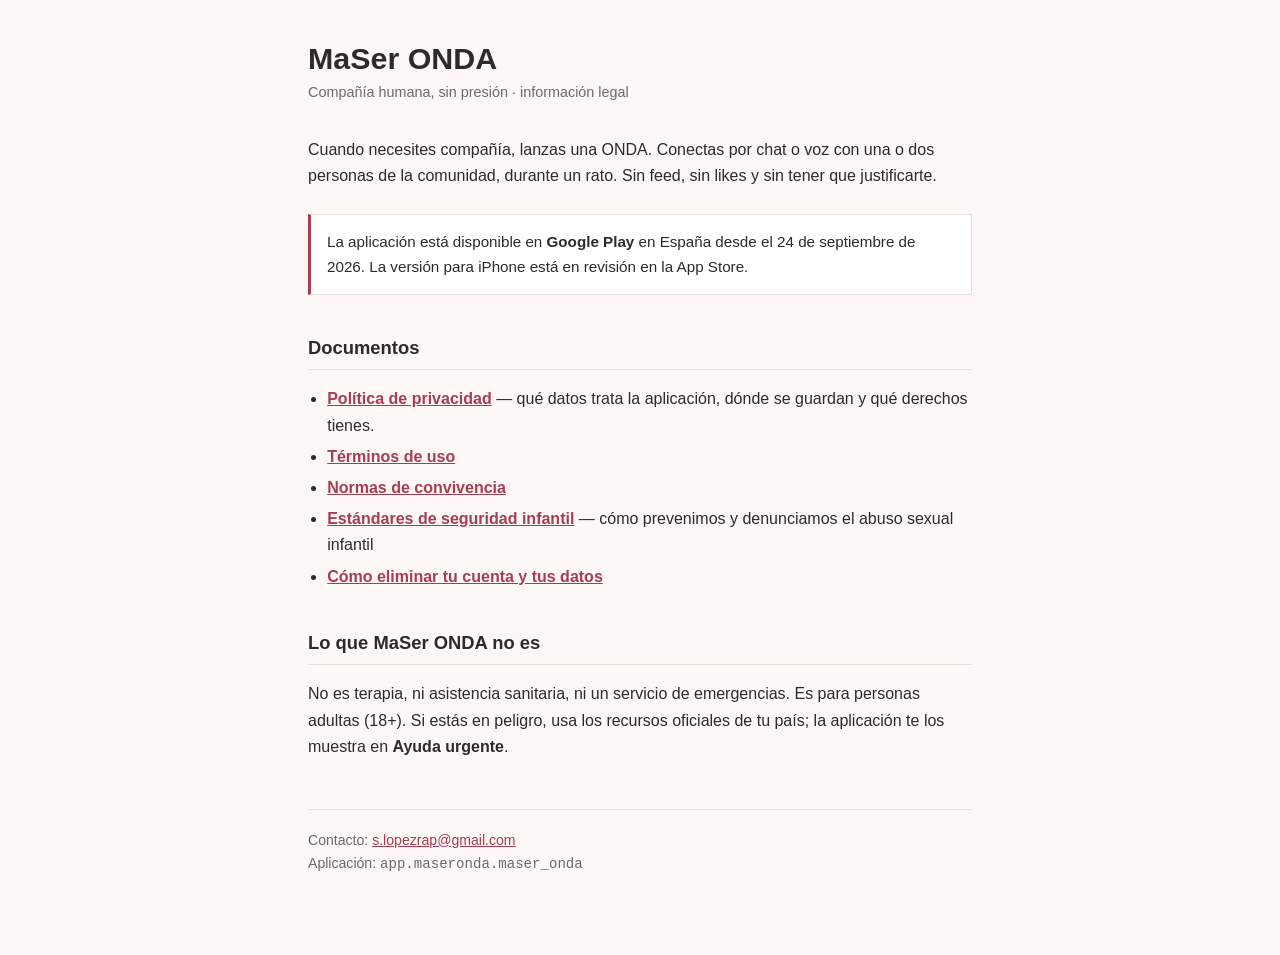
<file: index.html>
<!doctype html>
<html lang="es"><head><meta charset="utf-8">
<meta name="viewport" content="width=device-width,initial-scale=1">
<title>MaSer ONDA — información legal</title><link rel="stylesheet" href="_estilo.css"></head>
<body><main>
<h1>MaSer ONDA</h1>
<p class="meta">Compañía humana, sin presión · información legal</p>

<p>Cuando necesites compañía, lanzas una ONDA. Conectas por chat o voz con una o dos personas de la
comunidad, durante un rato. Sin feed, sin likes y sin tener que justificarte.</p>

<div class="aviso">
La aplicación está disponible en <strong>Google Play</strong> en España desde el 24 de septiembre de
2026. La versión para iPhone está en revisión en la App Store.
</div>

<h2>Documentos</h2>
<ul>
<li><a href="privacidad.html"><strong>Política de privacidad</strong></a> — qué datos trata la
aplicación, dónde se guardan y qué derechos tienes.</li>
<li><a href="terminos.html"><strong>Términos de uso</strong></a></li>
<li><a href="normas.html"><strong>Normas de convivencia</strong></a></li>
<li><a href="seguridad-infantil.html"><strong>Estándares de seguridad infantil</strong></a> — cómo prevenimos y denunciamos el abuso sexual infantil</li>
<li><a href="eliminar-cuenta.html"><strong>Cómo eliminar tu cuenta y tus datos</strong></a></li>
</ul>

<h2>Lo que MaSer ONDA no es</h2>
<p>No es terapia, ni asistencia sanitaria, ni un servicio de emergencias. Es para personas adultas
(18+). Si estás en peligro, usa los recursos oficiales de tu país; la aplicación te los muestra en
<strong>Ayuda urgente</strong>.</p>

<footer>Contacto: <a href="mailto:s.lopezrap@gmail.com">s.lopezrap@gmail.com</a><br>
Aplicación: <code>app.maseronda.maser_onda</code></footer>
</main></body></html>
</file>
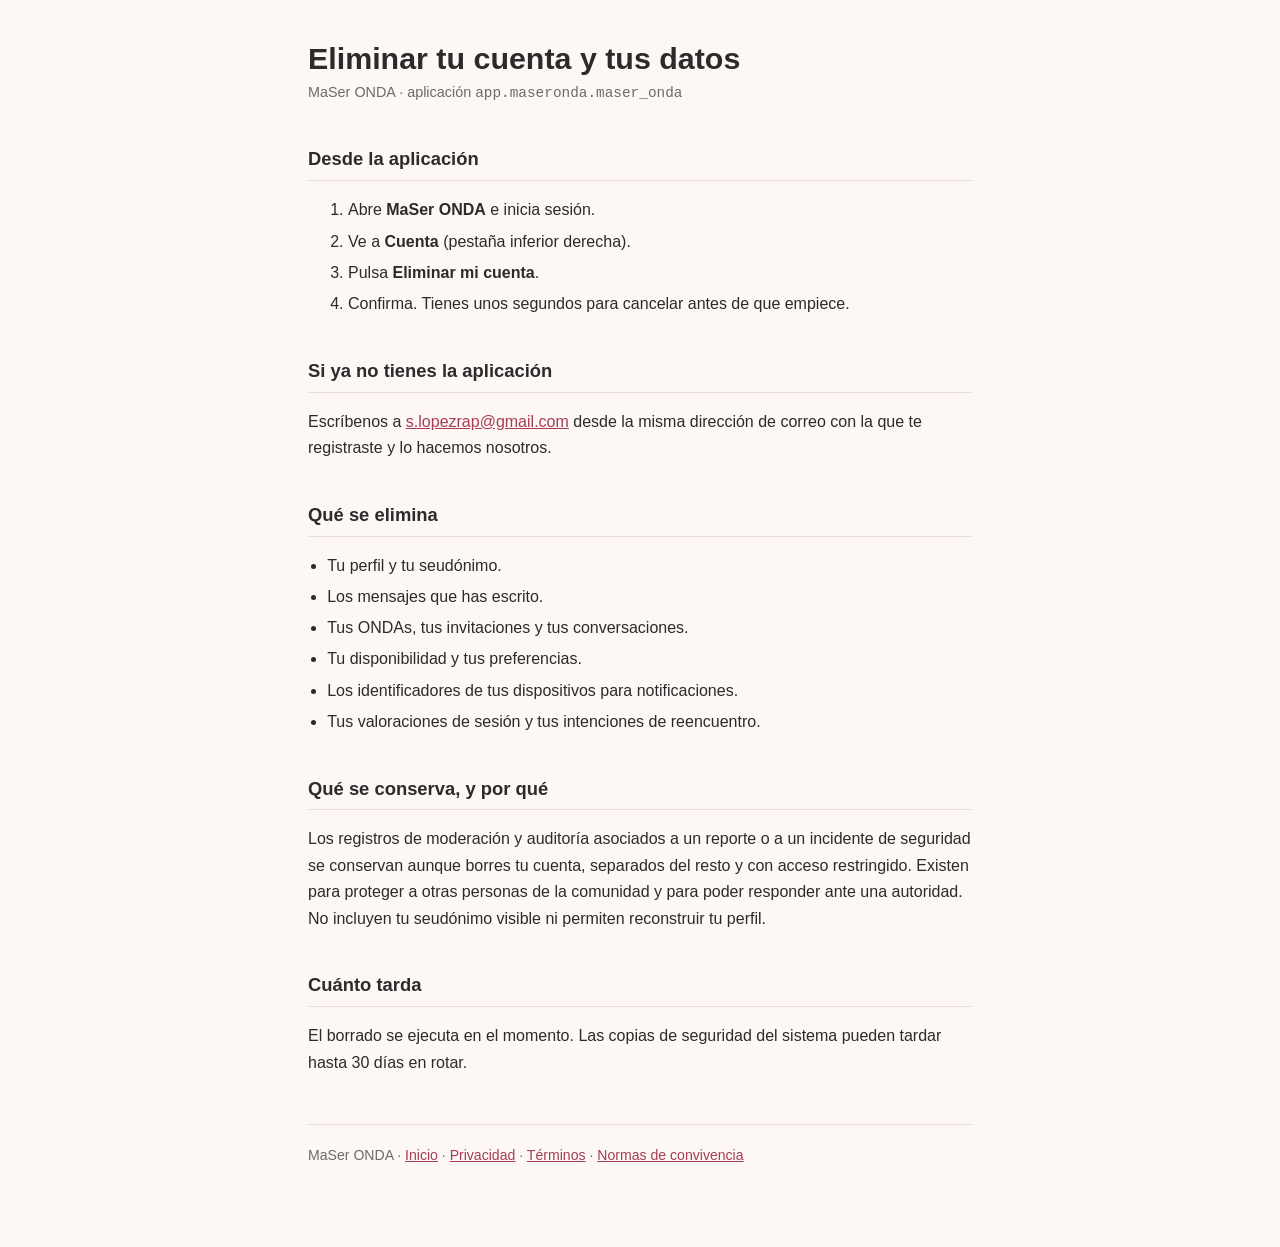
<file: eliminar-cuenta.html>
<!doctype html>
<html lang="es"><head><meta charset="utf-8">
<meta name="viewport" content="width=device-width,initial-scale=1">
<title>Eliminar tu cuenta — MaSer ONDA</title><link rel="stylesheet" href="_estilo.css"></head>
<body><main>
<h1>Eliminar tu cuenta y tus datos</h1>
<p class="meta">MaSer ONDA · aplicación <code>app.maseronda.maser_onda</code></p>

<h2>Desde la aplicación</h2>
<ol>
<li>Abre <strong>MaSer ONDA</strong> e inicia sesión.</li>
<li>Ve a <strong>Cuenta</strong> (pestaña inferior derecha).</li>
<li>Pulsa <strong>Eliminar mi cuenta</strong>.</li>
<li>Confirma. Tienes unos segundos para cancelar antes de que empiece.</li>
</ol>

<h2>Si ya no tienes la aplicación</h2>
<p>Escríbenos a <a href="mailto:s.lopezrap@gmail.com">s.lopezrap@gmail.com</a> desde la misma
dirección de correo con la que te registraste y lo hacemos nosotros.</p>

<h2>Qué se elimina</h2>
<ul>
<li>Tu perfil y tu seudónimo.</li>
<li>Los mensajes que has escrito.</li>
<li>Tus ONDAs, tus invitaciones y tus conversaciones.</li>
<li>Tu disponibilidad y tus preferencias.</li>
<li>Los identificadores de tus dispositivos para notificaciones.</li>
<li>Tus valoraciones de sesión y tus intenciones de reencuentro.</li>
</ul>

<h2>Qué se conserva, y por qué</h2>
<p>Los registros de moderación y auditoría asociados a un reporte o a un incidente de seguridad se
conservan aunque borres tu cuenta, separados del resto y con acceso restringido. Existen para
proteger a otras personas de la comunidad y para poder responder ante una autoridad. No incluyen tu
seudónimo visible ni permiten reconstruir tu perfil.</p>

<h2>Cuánto tarda</h2>
<p>El borrado se ejecuta en el momento. Las copias de seguridad del sistema pueden tardar hasta
30 días en rotar.</p>

<footer>MaSer ONDA · <a href="index.html">Inicio</a> ·
<a href="privacidad.html">Privacidad</a> · <a href="terminos.html">Términos</a> ·
<a href="normas.html">Normas de convivencia</a></footer>
</main></body></html>
</file>
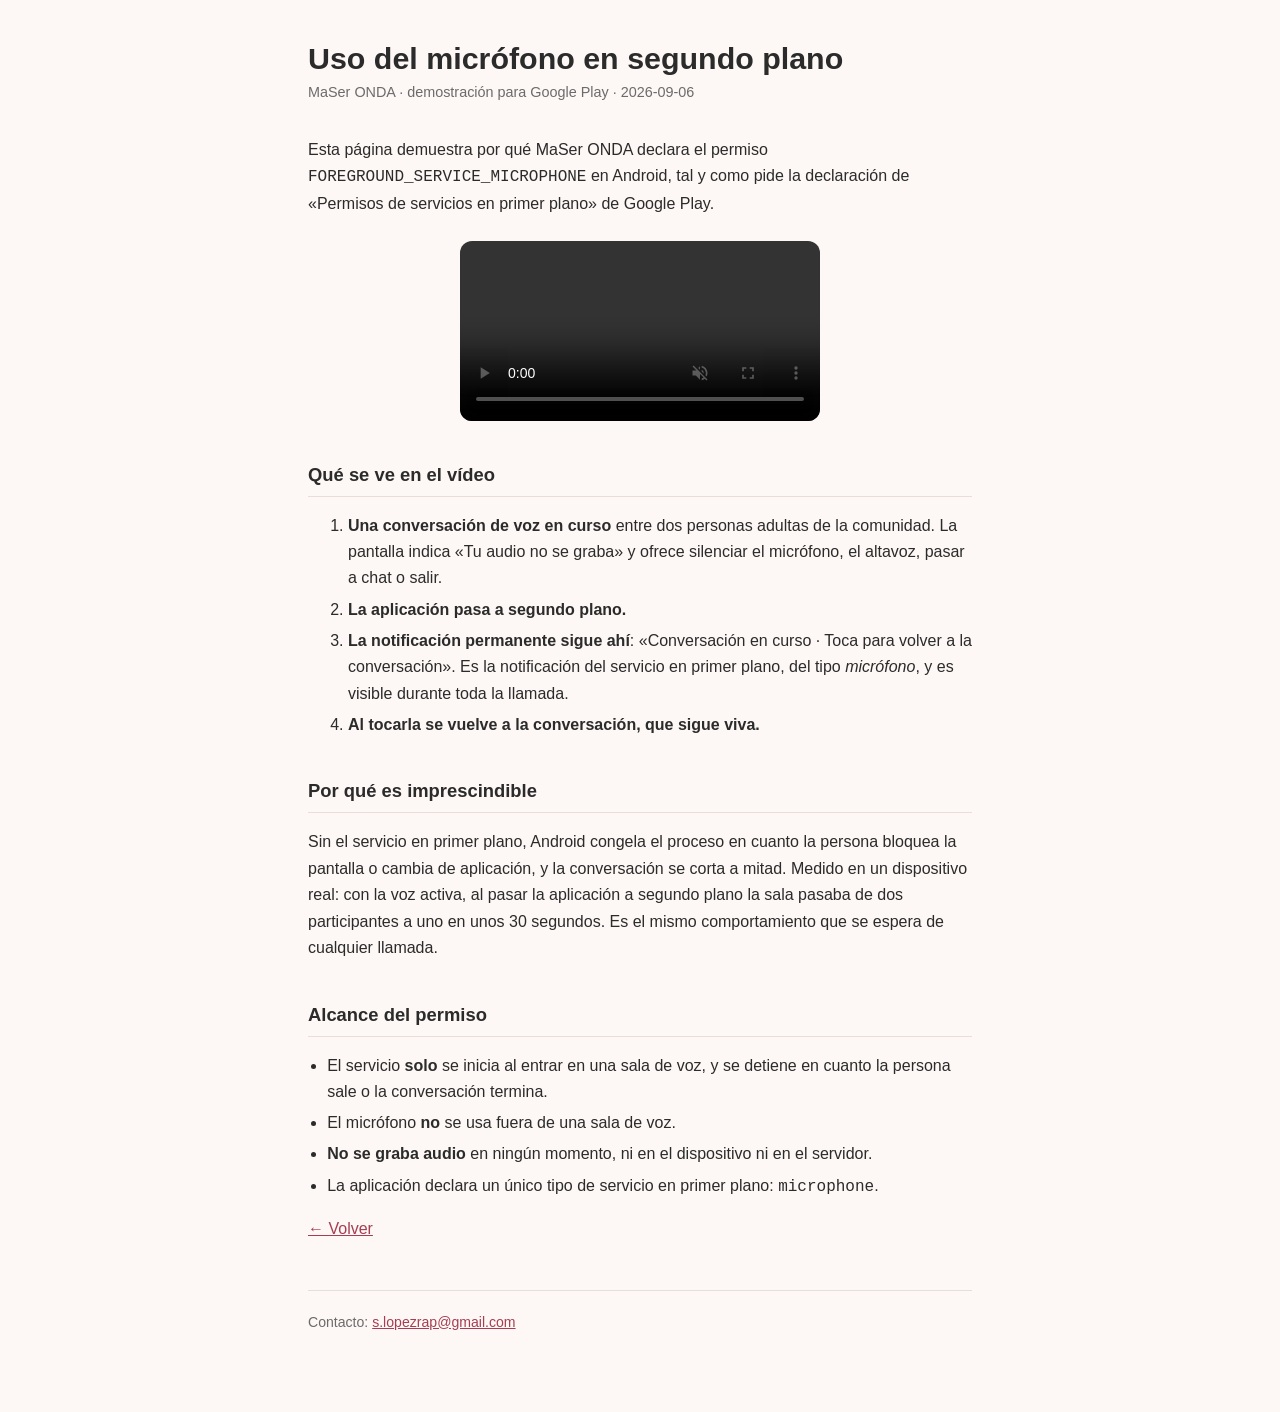
<file: micro-en-segundo-plano.html>
<!doctype html>
<html lang="es"><head><meta charset="utf-8">
<meta name="viewport" content="width=device-width,initial-scale=1">
<title>Uso del micrófono en segundo plano — MaSer ONDA</title><link rel="stylesheet" href="_estilo.css"></head>
<body><main>
<h1>Uso del micrófono en segundo plano</h1>
<p class="meta">MaSer ONDA · demostración para Google Play · 2026-09-06</p>

<p>Esta página demuestra por qué MaSer ONDA declara el permiso
<code>FOREGROUND_SERVICE_MICROPHONE</code> en Android, tal y como pide la declaración de
«Permisos de servicios en primer plano» de Google Play.</p>

<video src="micro-en-segundo-plano.mp4" controls playsinline muted
       style="width:100%;max-width:360px;display:block;margin:1.5rem auto;border-radius:12px"></video>

<h2>Qué se ve en el vídeo</h2>
<ol>
<li><strong>Una conversación de voz en curso</strong> entre dos personas adultas de la comunidad.
La pantalla indica «Tu audio no se graba» y ofrece silenciar el micrófono, el altavoz, pasar a
chat o salir.</li>
<li><strong>La aplicación pasa a segundo plano.</strong></li>
<li><strong>La notificación permanente sigue ahí</strong>: «Conversación en curso · Toca para
volver a la conversación». Es la notificación del servicio en primer plano, del tipo
<em>micrófono</em>, y es visible durante toda la llamada.</li>
<li><strong>Al tocarla se vuelve a la conversación, que sigue viva.</strong></li>
</ol>

<h2>Por qué es imprescindible</h2>
<p>Sin el servicio en primer plano, Android congela el proceso en cuanto la persona bloquea la
pantalla o cambia de aplicación, y la conversación se corta a mitad. Medido en un dispositivo
real: con la voz activa, al pasar la aplicación a segundo plano la sala pasaba de dos
participantes a uno en unos 30 segundos. Es el mismo comportamiento que se espera de cualquier
llamada.</p>

<h2>Alcance del permiso</h2>
<ul>
<li>El servicio <strong>solo</strong> se inicia al entrar en una sala de voz, y se detiene en
cuanto la persona sale o la conversación termina.</li>
<li>El micrófono <strong>no</strong> se usa fuera de una sala de voz.</li>
<li><strong>No se graba audio</strong> en ningún momento, ni en el dispositivo ni en el servidor.</li>
<li>La aplicación declara un único tipo de servicio en primer plano: <code>microphone</code>.</li>
</ul>

<p><a href="index.html">← Volver</a></p>
<footer>Contacto: <a href="mailto:s.lopezrap@gmail.com">s.lopezrap@gmail.com</a></footer>
</main></body></html>
</file>
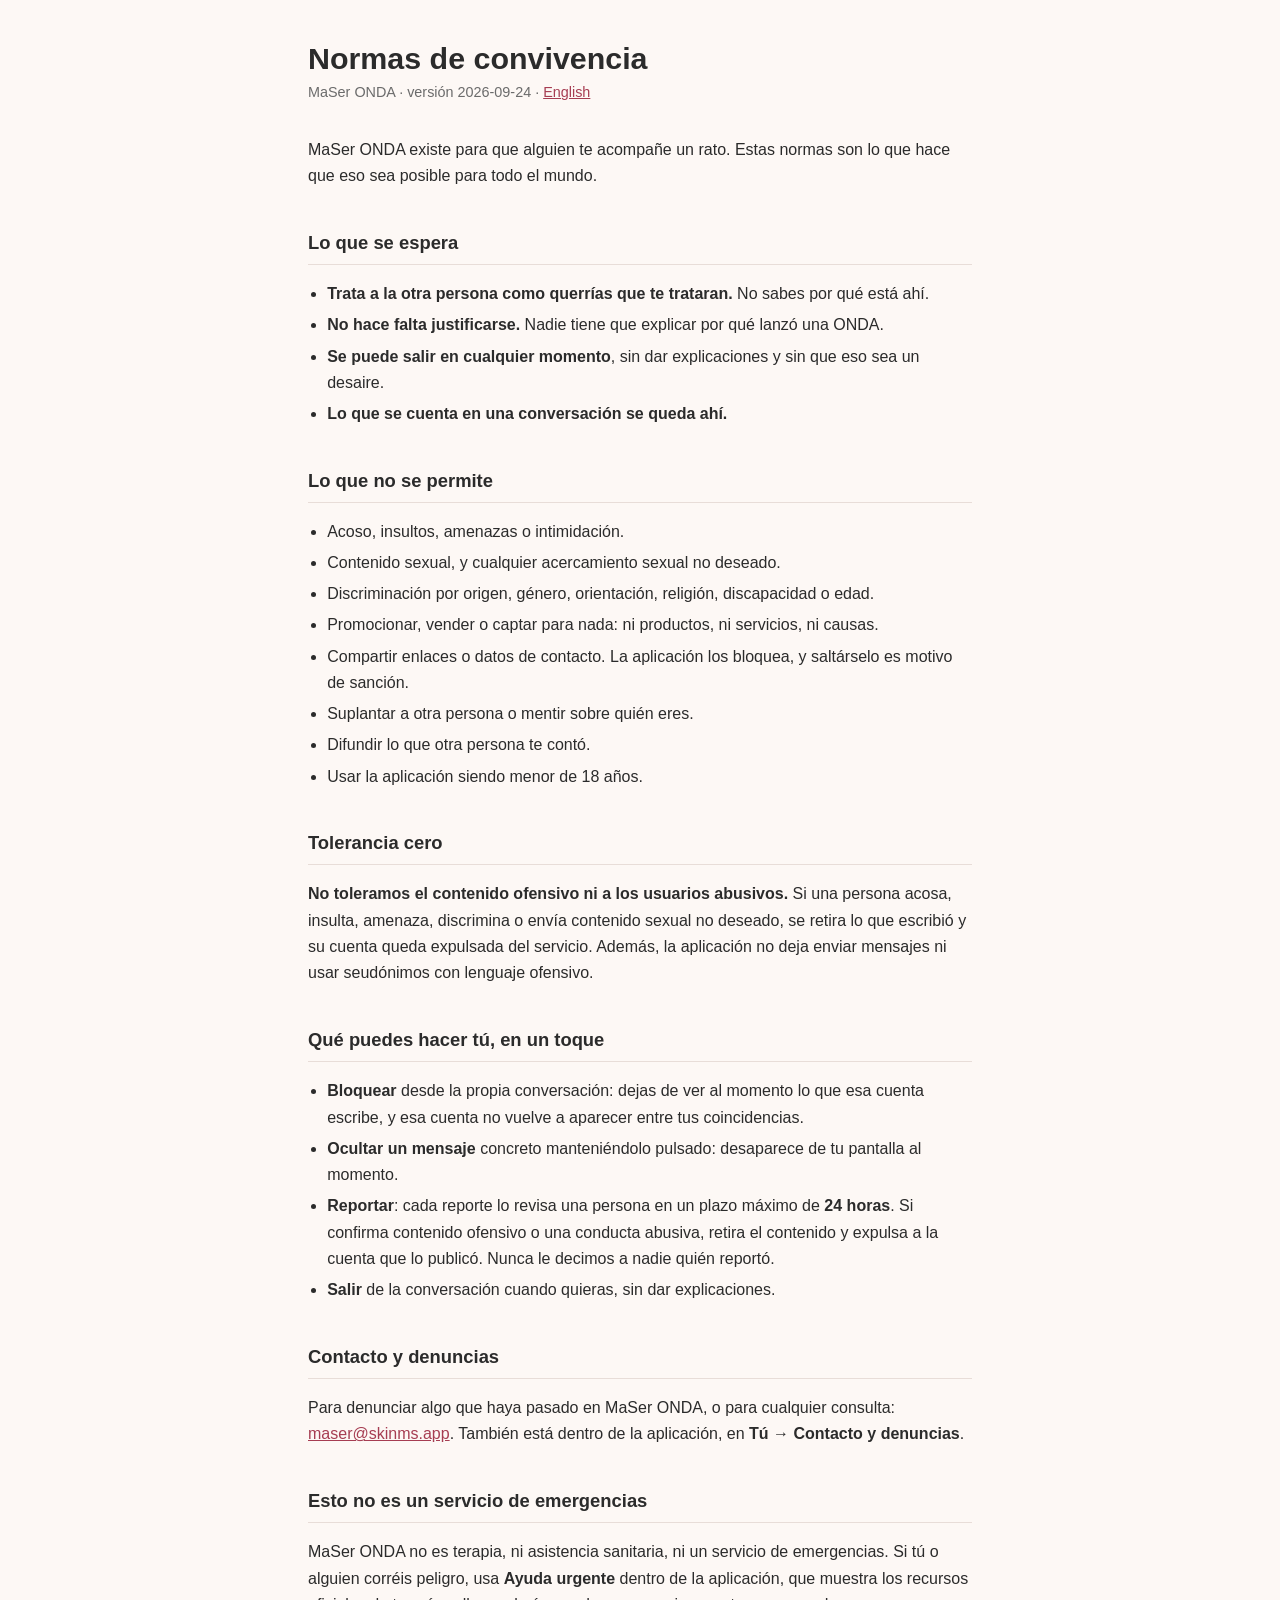
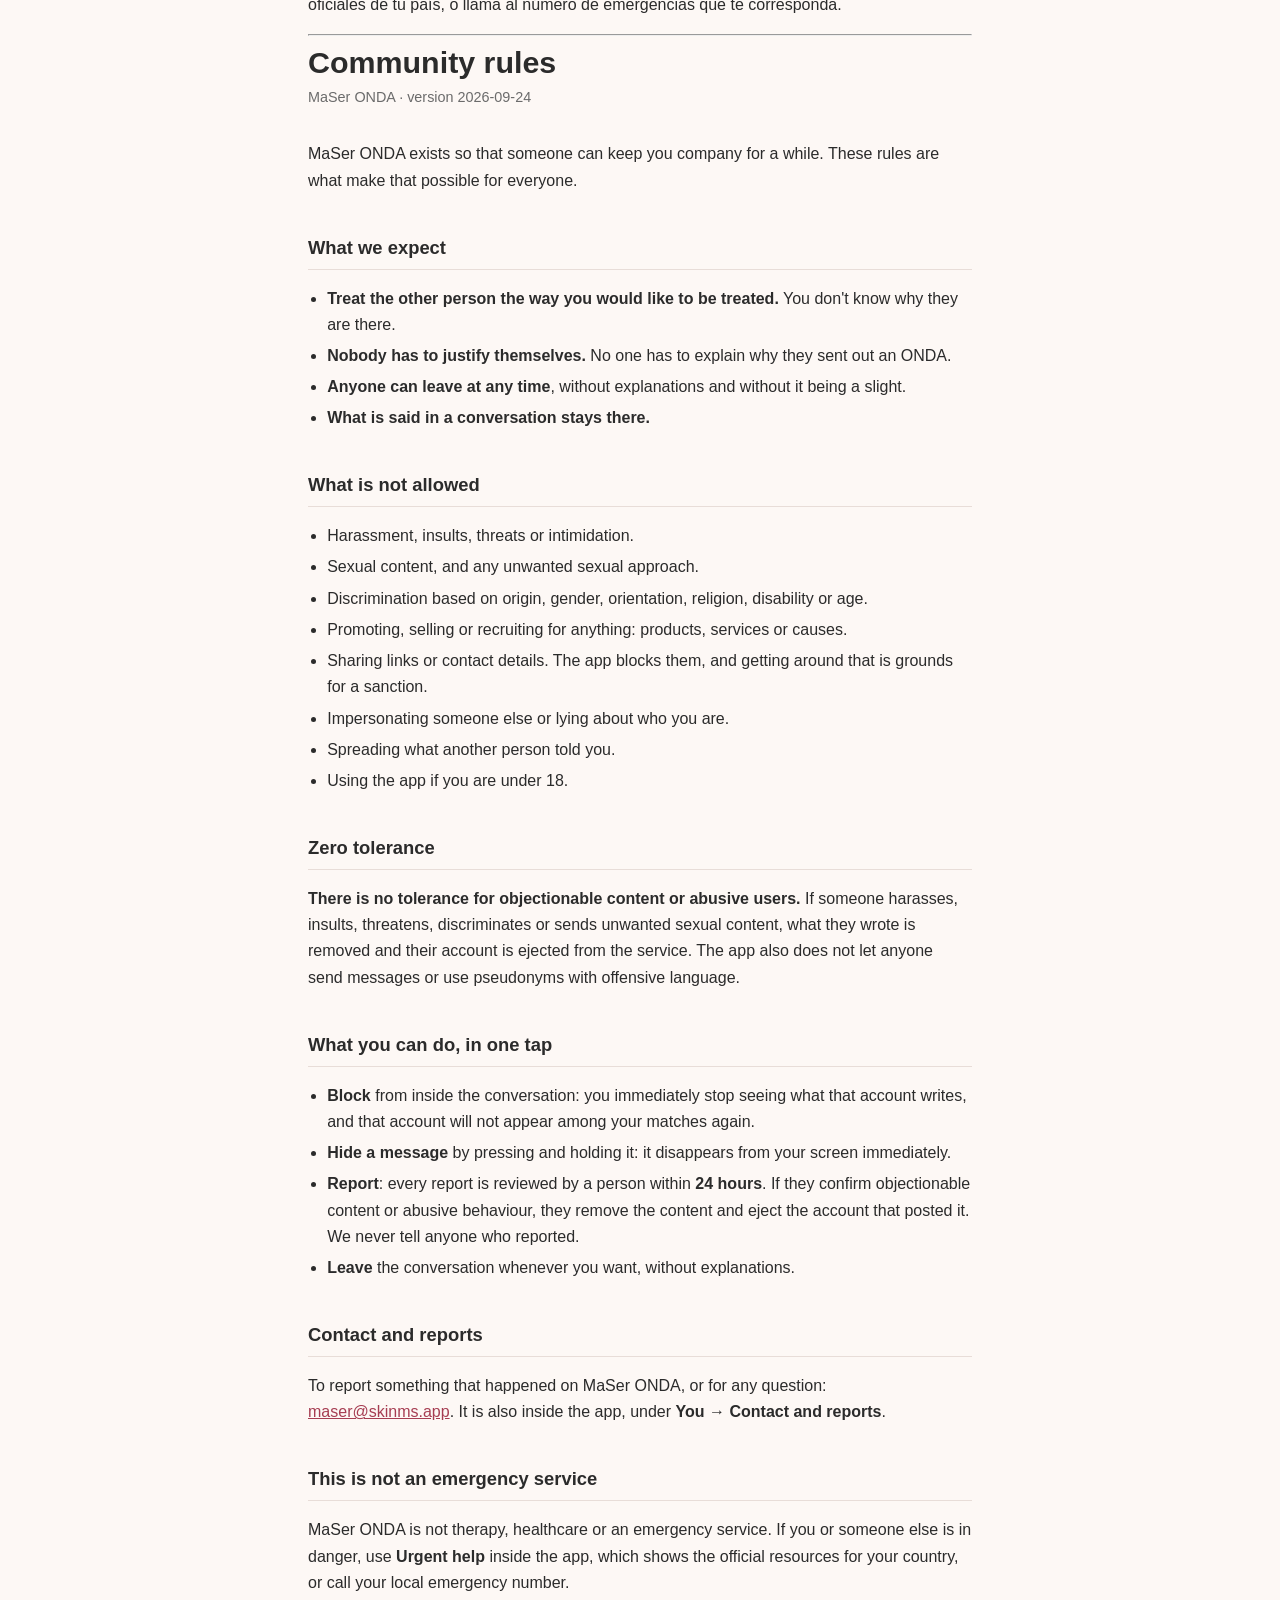
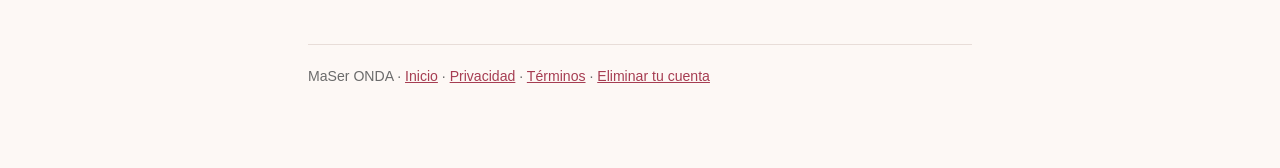
<file: normas.html>
<!doctype html>
<html lang="es"><head><meta charset="utf-8">
<meta name="viewport" content="width=device-width,initial-scale=1">
<title>Normas de convivencia — MaSer ONDA</title><link rel="stylesheet" href="_estilo.css"></head>
<body><main>
<h1>Normas de convivencia</h1>
<p class="meta">MaSer ONDA · versión 2026-09-24 · <a href="#en">English</a></p>

<p>MaSer ONDA existe para que alguien te acompañe un rato. Estas normas son lo que hace que eso sea
posible para todo el mundo.</p>

<h2>Lo que se espera</h2>
<ul>
<li><strong>Trata a la otra persona como querrías que te trataran.</strong> No sabes por qué está
ahí.</li>
<li><strong>No hace falta justificarse.</strong> Nadie tiene que explicar por qué lanzó una ONDA.</li>
<li><strong>Se puede salir en cualquier momento</strong>, sin dar explicaciones y sin que eso sea un
desaire.</li>
<li><strong>Lo que se cuenta en una conversación se queda ahí.</strong></li>
</ul>

<h2>Lo que no se permite</h2>
<ul>
<li>Acoso, insultos, amenazas o intimidación.</li>
<li>Contenido sexual, y cualquier acercamiento sexual no deseado.</li>
<li>Discriminación por origen, género, orientación, religión, discapacidad o edad.</li>
<li>Promocionar, vender o captar para nada: ni productos, ni servicios, ni causas.</li>
<li>Compartir enlaces o datos de contacto. La aplicación los bloquea, y saltárselo es motivo de
sanción.</li>
<li>Suplantar a otra persona o mentir sobre quién eres.</li>
<li>Difundir lo que otra persona te contó.</li>
<li>Usar la aplicación siendo menor de 18 años.</li>
</ul>

<h2>Tolerancia cero</h2>
<p><strong>No toleramos el contenido ofensivo ni a los usuarios abusivos.</strong> Si una persona
acosa, insulta, amenaza, discrimina o envía contenido sexual no deseado, se retira lo que escribió y
su cuenta queda expulsada del servicio. Además, la aplicación no deja enviar mensajes ni usar
seudónimos con lenguaje ofensivo.</p>

<h2>Qué puedes hacer tú, en un toque</h2>
<ul>
<li><strong>Bloquear</strong> desde la propia conversación: dejas de ver al momento lo que esa cuenta
escribe, y esa cuenta no vuelve a aparecer entre tus coincidencias.</li>
<li><strong>Ocultar un mensaje</strong> concreto manteniéndolo pulsado: desaparece de tu pantalla al
momento.</li>
<li><strong>Reportar</strong>: cada reporte lo revisa una persona en un plazo máximo de
<strong>24 horas</strong>. Si confirma contenido ofensivo o una conducta abusiva, retira el contenido y
expulsa a la cuenta que lo publicó. Nunca le decimos a nadie quién reportó.</li>
<li><strong>Salir</strong> de la conversación cuando quieras, sin dar explicaciones.</li>
</ul>

<h2>Contacto y denuncias</h2>
<p>Para denunciar algo que haya pasado en MaSer ONDA, o para cualquier consulta:
<a href="mailto:maser@skinms.app">maser@skinms.app</a>. También está dentro de la aplicación, en
<strong>Tú → Contacto y denuncias</strong>.</p>

<h2>Esto no es un servicio de emergencias</h2>
<p>MaSer ONDA no es terapia, ni asistencia sanitaria, ni un servicio de emergencias. Si tú o alguien
corréis peligro, usa <strong>Ayuda urgente</strong> dentro de la aplicación, que muestra los recursos
oficiales de tu país, o llama al número de emergencias que te corresponda.</p>

<hr>

<section id="en" lang="en">
<h1>Community rules</h1>
<p class="meta">MaSer ONDA · version 2026-09-24</p>

<p>MaSer ONDA exists so that someone can keep you company for a while. These rules are what make
that possible for everyone.</p>

<h2>What we expect</h2>
<ul>
<li><strong>Treat the other person the way you would like to be treated.</strong> You don't know why
they are there.</li>
<li><strong>Nobody has to justify themselves.</strong> No one has to explain why they sent out an
ONDA.</li>
<li><strong>Anyone can leave at any time</strong>, without explanations and without it being a
slight.</li>
<li><strong>What is said in a conversation stays there.</strong></li>
</ul>

<h2>What is not allowed</h2>
<ul>
<li>Harassment, insults, threats or intimidation.</li>
<li>Sexual content, and any unwanted sexual approach.</li>
<li>Discrimination based on origin, gender, orientation, religion, disability or age.</li>
<li>Promoting, selling or recruiting for anything: products, services or causes.</li>
<li>Sharing links or contact details. The app blocks them, and getting around that is grounds for a
sanction.</li>
<li>Impersonating someone else or lying about who you are.</li>
<li>Spreading what another person told you.</li>
<li>Using the app if you are under 18.</li>
</ul>

<h2>Zero tolerance</h2>
<p><strong>There is no tolerance for objectionable content or abusive users.</strong> If someone
harasses, insults, threatens, discriminates or sends unwanted sexual content, what they wrote is
removed and their account is ejected from the service. The app also does not let anyone send
messages or use pseudonyms with offensive language.</p>

<h2>What you can do, in one tap</h2>
<ul>
<li><strong>Block</strong> from inside the conversation: you immediately stop seeing what that account
writes, and that account will not appear among your matches again.</li>
<li><strong>Hide a message</strong> by pressing and holding it: it disappears from your screen
immediately.</li>
<li><strong>Report</strong>: every report is reviewed by a person within <strong>24 hours</strong>. If
they confirm objectionable content or abusive behaviour, they remove the content and eject the
account that posted it. We never tell anyone who reported.</li>
<li><strong>Leave</strong> the conversation whenever you want, without explanations.</li>
</ul>

<h2>Contact and reports</h2>
<p>To report something that happened on MaSer ONDA, or for any question:
<a href="mailto:maser@skinms.app">maser@skinms.app</a>. It is also inside the app, under
<strong>You → Contact and reports</strong>.</p>

<h2>This is not an emergency service</h2>
<p>MaSer ONDA is not therapy, healthcare or an emergency service. If you or someone else is in
danger, use <strong>Urgent help</strong> inside the app, which shows the official resources for your
country, or call your local emergency number.</p>
</section>

<footer>MaSer ONDA · <a href="index.html">Inicio</a> ·
<a href="privacidad.html">Privacidad</a> · <a href="terminos.html">Términos</a> ·
<a href="eliminar-cuenta.html">Eliminar tu cuenta</a></footer>
</main></body></html>
</file>
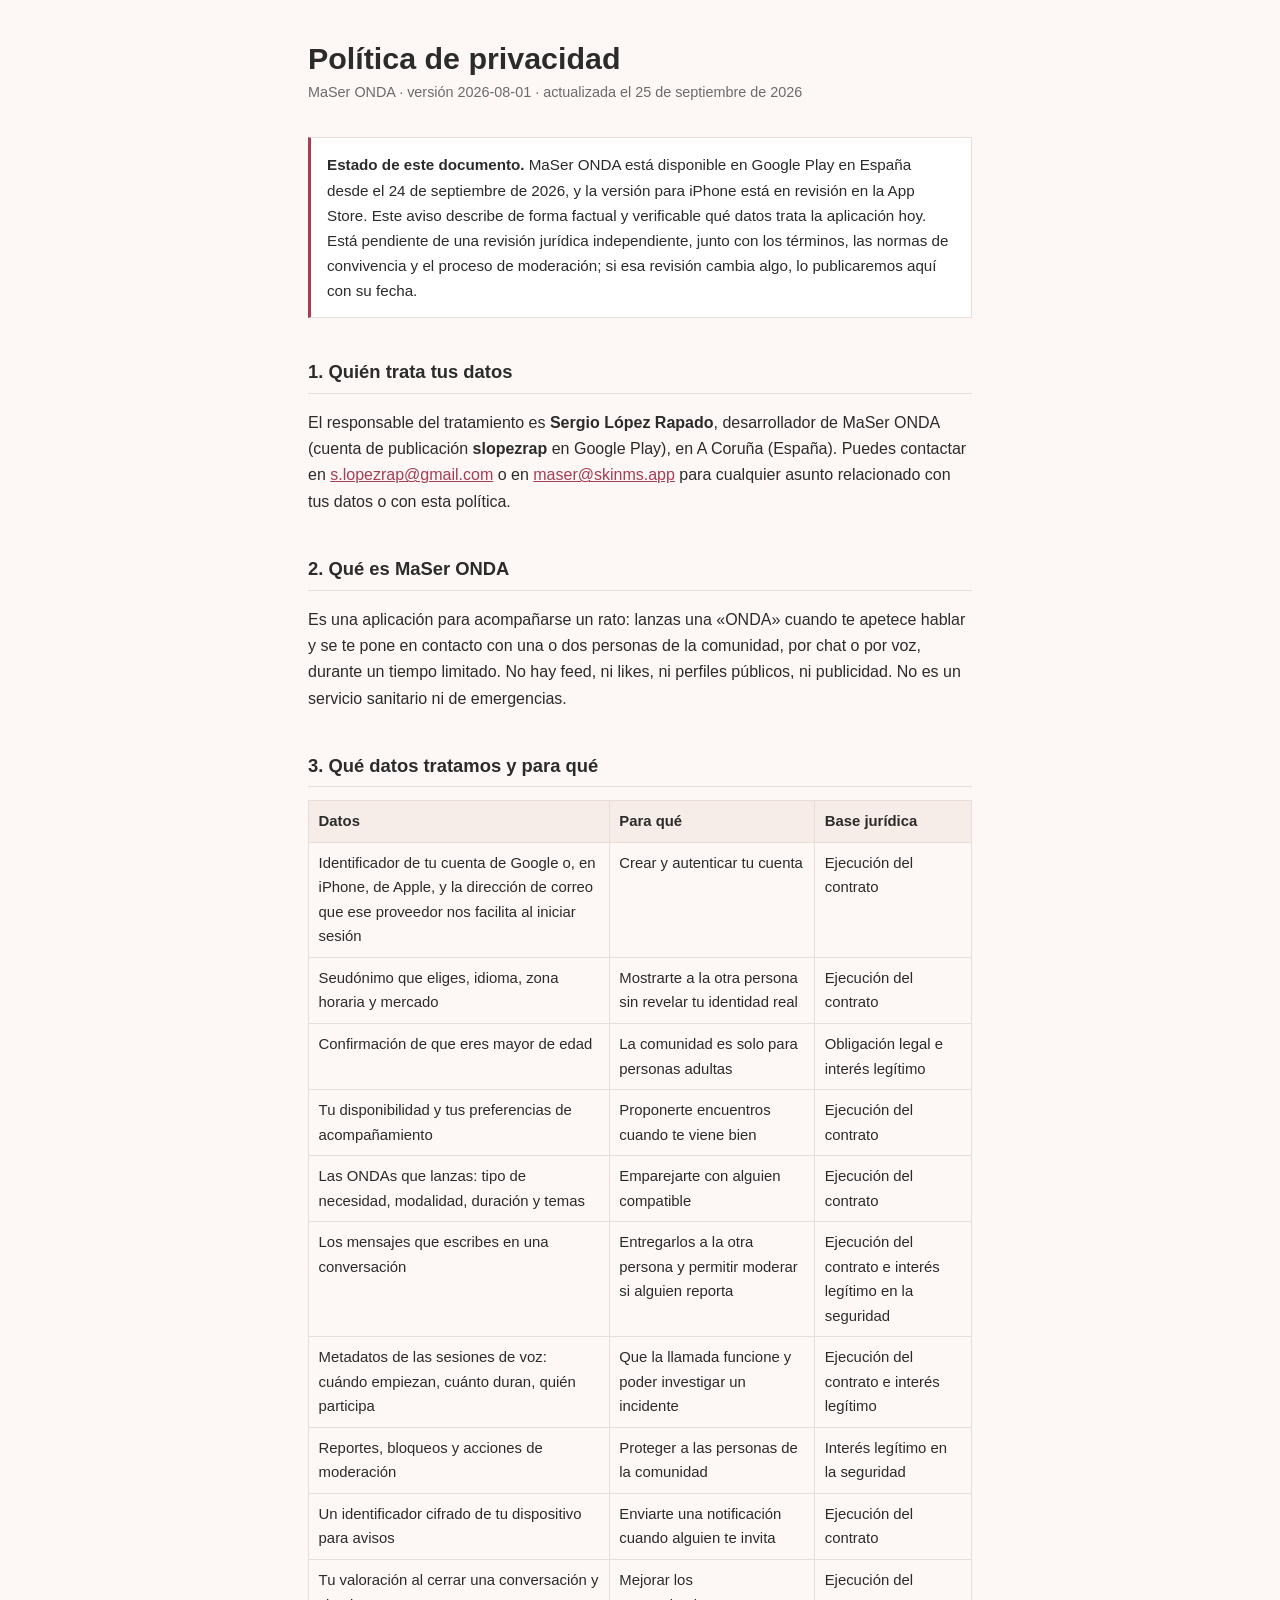
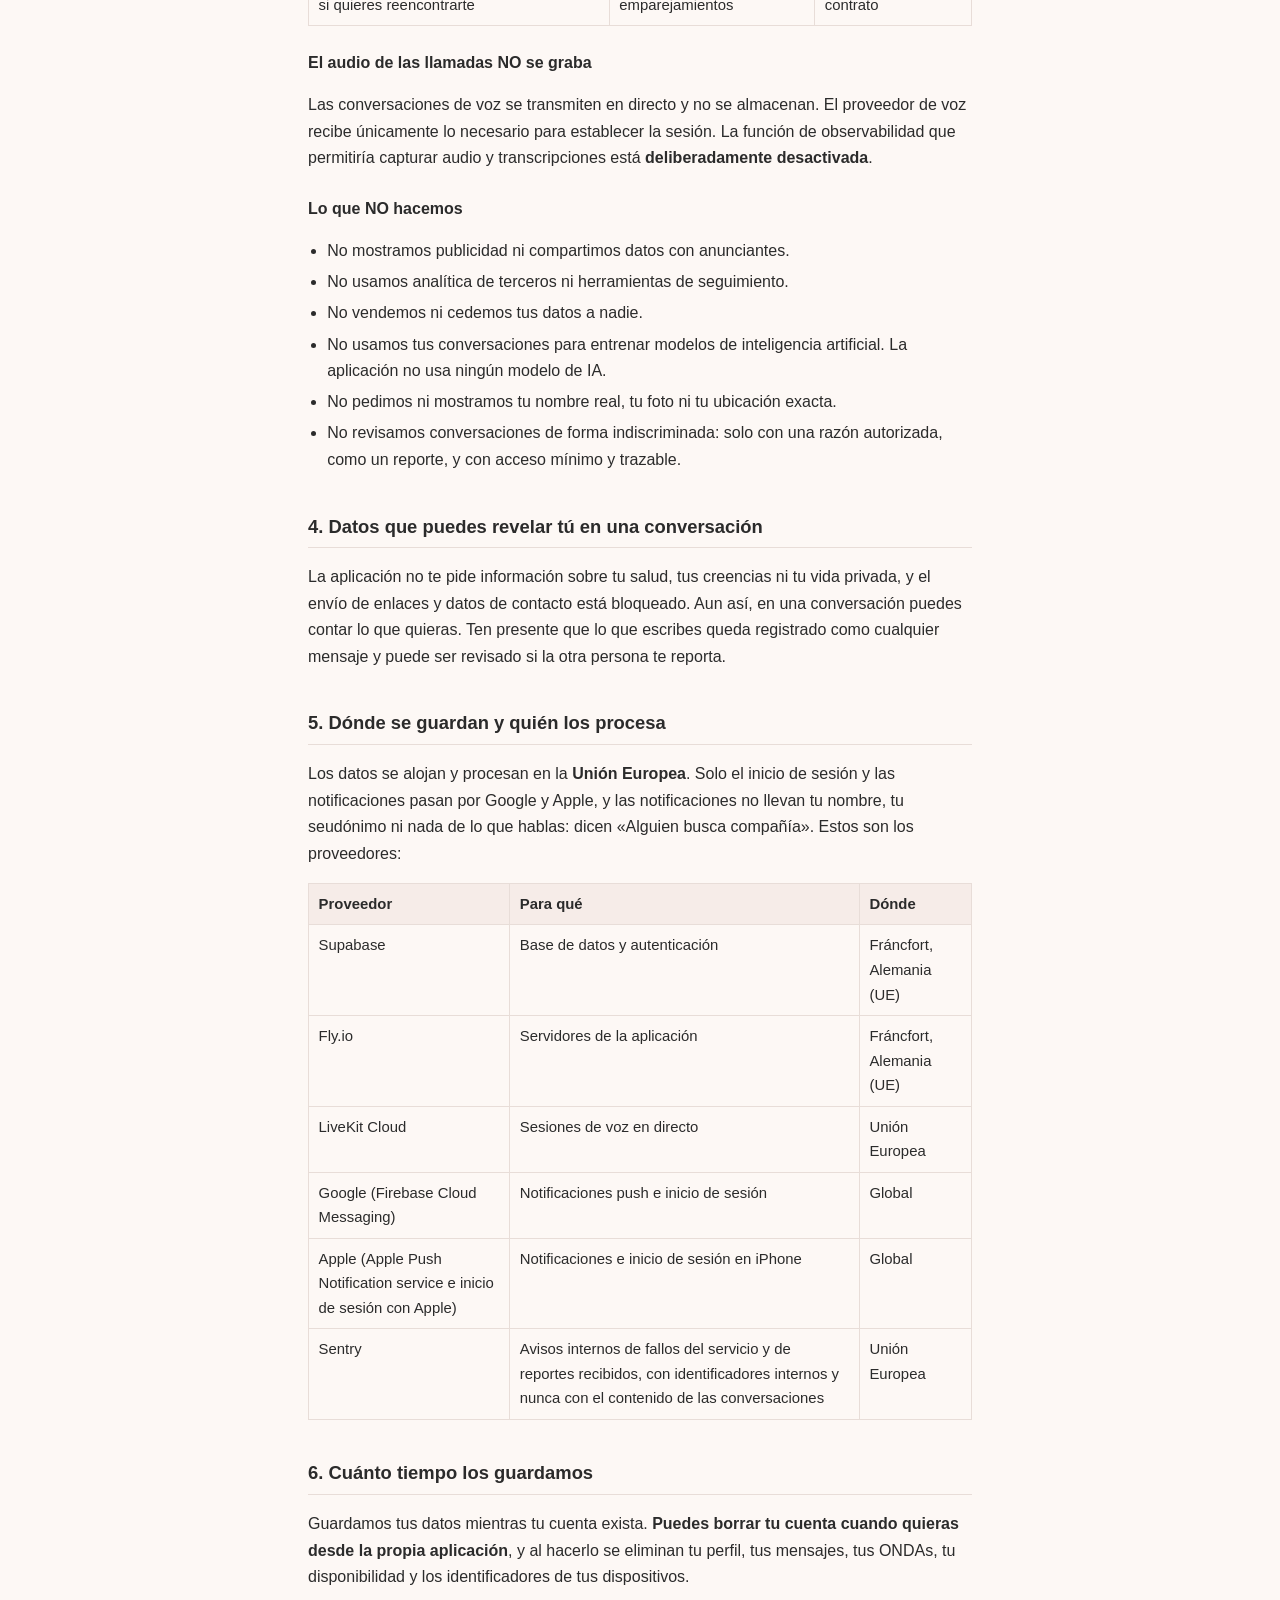
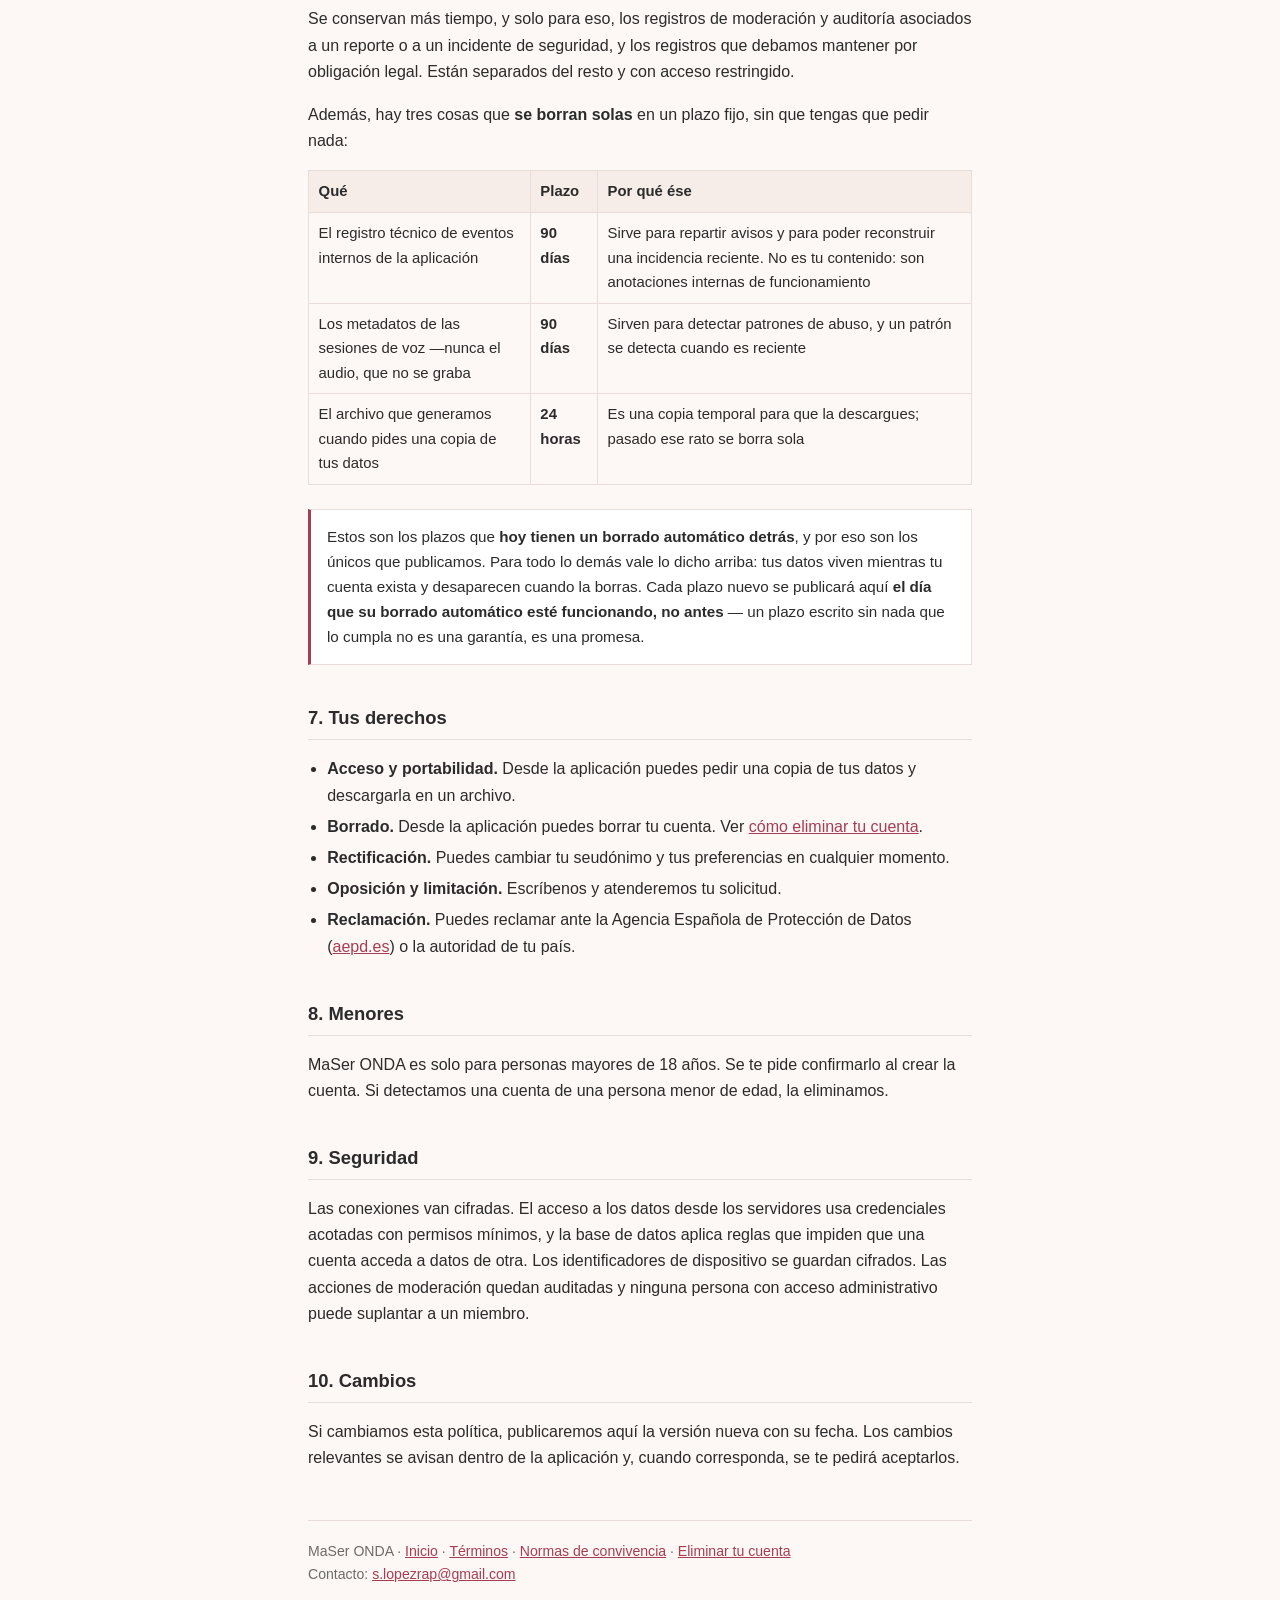
<file: privacidad.html>
<!doctype html>
<html lang="es">
<head>
<meta charset="utf-8">
<meta name="viewport" content="width=device-width,initial-scale=1">
<title>Política de privacidad — MaSer ONDA</title>
<link rel="stylesheet" href="_estilo.css">
</head>
<body>
<main>
<h1>Política de privacidad</h1>
<p class="meta">MaSer ONDA · versión 2026-08-01 · actualizada el 25 de septiembre de 2026</p>

<div class="aviso">
<strong>Estado de este documento.</strong> MaSer ONDA está disponible en Google Play en España desde el
24 de septiembre de 2026, y la versión para iPhone está en revisión en la App Store. Este aviso
describe de forma factual y verificable qué datos trata la aplicación hoy. Está pendiente de una
revisión jurídica independiente, junto con los términos, las normas de convivencia y el proceso de
moderación; si esa revisión cambia algo, lo publicaremos aquí con su fecha.
</div>

<h2>1. Quién trata tus datos</h2>
<p>El responsable del tratamiento es <strong>Sergio López Rapado</strong>, desarrollador de MaSer ONDA
(cuenta de publicación <strong>slopezrap</strong> en Google Play), en A Coruña (España). Puedes
contactar en <a href="mailto:s.lopezrap@gmail.com">s.lopezrap@gmail.com</a> o en
<a href="mailto:maser@skinms.app">maser@skinms.app</a> para cualquier asunto relacionado con tus datos
o con esta política.</p>

<h2>2. Qué es MaSer ONDA</h2>
<p>Es una aplicación para acompañarse un rato: lanzas una «ONDA» cuando te apetece hablar y se te
pone en contacto con una o dos personas de la comunidad, por chat o por voz, durante un tiempo
limitado. No hay feed, ni likes, ni perfiles públicos, ni publicidad. No es un servicio sanitario ni
de emergencias.</p>

<h2>3. Qué datos tratamos y para qué</h2>
<table>
<tr><th>Datos</th><th>Para qué</th><th>Base jurídica</th></tr>
<tr><td>Identificador de tu cuenta de Google o, en iPhone, de Apple, y la dirección de correo que ese proveedor nos facilita al iniciar sesión</td><td>Crear y autenticar tu cuenta</td><td>Ejecución del contrato</td></tr>
<tr><td>Seudónimo que eliges, idioma, zona horaria y mercado</td><td>Mostrarte a la otra persona sin revelar tu identidad real</td><td>Ejecución del contrato</td></tr>
<tr><td>Confirmación de que eres mayor de edad</td><td>La comunidad es solo para personas adultas</td><td>Obligación legal e interés legítimo</td></tr>
<tr><td>Tu disponibilidad y tus preferencias de acompañamiento</td><td>Proponerte encuentros cuando te viene bien</td><td>Ejecución del contrato</td></tr>
<tr><td>Las ONDAs que lanzas: tipo de necesidad, modalidad, duración y temas</td><td>Emparejarte con alguien compatible</td><td>Ejecución del contrato</td></tr>
<tr><td>Los mensajes que escribes en una conversación</td><td>Entregarlos a la otra persona y permitir moderar si alguien reporta</td><td>Ejecución del contrato e interés legítimo en la seguridad</td></tr>
<tr><td>Metadatos de las sesiones de voz: cuándo empiezan, cuánto duran, quién participa</td><td>Que la llamada funcione y poder investigar un incidente</td><td>Ejecución del contrato e interés legítimo</td></tr>
<tr><td>Reportes, bloqueos y acciones de moderación</td><td>Proteger a las personas de la comunidad</td><td>Interés legítimo en la seguridad</td></tr>
<tr><td>Un identificador cifrado de tu dispositivo para avisos</td><td>Enviarte una notificación cuando alguien te invita</td><td>Ejecución del contrato</td></tr>
<tr><td>Tu valoración al cerrar una conversación y si quieres reencontrarte</td><td>Mejorar los emparejamientos</td><td>Ejecución del contrato</td></tr>
</table>

<h3>El audio de las llamadas NO se graba</h3>
<p>Las conversaciones de voz se transmiten en directo y no se almacenan. El proveedor de voz recibe
únicamente lo necesario para establecer la sesión. La función de observabilidad que permitiría
capturar audio y transcripciones está <strong>deliberadamente desactivada</strong>.</p>

<h3>Lo que NO hacemos</h3>
<ul>
<li>No mostramos publicidad ni compartimos datos con anunciantes.</li>
<li>No usamos analítica de terceros ni herramientas de seguimiento.</li>
<li>No vendemos ni cedemos tus datos a nadie.</li>
<li>No usamos tus conversaciones para entrenar modelos de inteligencia artificial. La aplicación no
usa ningún modelo de IA.</li>
<li>No pedimos ni mostramos tu nombre real, tu foto ni tu ubicación exacta.</li>
<li>No revisamos conversaciones de forma indiscriminada: solo con una razón autorizada, como un
reporte, y con acceso mínimo y trazable.</li>
</ul>

<h2>4. Datos que puedes revelar tú en una conversación</h2>
<p>La aplicación no te pide información sobre tu salud, tus creencias ni tu vida privada, y el envío
de enlaces y datos de contacto está bloqueado. Aun así, en una conversación puedes contar lo que
quieras. Ten presente que lo que escribes queda registrado como cualquier mensaje y puede ser
revisado si la otra persona te reporta.</p>

<h2>5. Dónde se guardan y quién los procesa</h2>
<p>Los datos se alojan y procesan en la <strong>Unión Europea</strong>. Solo el inicio de sesión y las
notificaciones pasan por Google y Apple, y las notificaciones no llevan tu nombre, tu seudónimo ni
nada de lo que hablas: dicen «Alguien busca compañía». Estos son los proveedores:</p>
<table>
<tr><th>Proveedor</th><th>Para qué</th><th>Dónde</th></tr>
<tr><td>Supabase</td><td>Base de datos y autenticación</td><td>Fráncfort, Alemania (UE)</td></tr>
<tr><td>Fly.io</td><td>Servidores de la aplicación</td><td>Fráncfort, Alemania (UE)</td></tr>
<tr><td>LiveKit Cloud</td><td>Sesiones de voz en directo</td><td>Unión Europea</td></tr>
<tr><td>Google (Firebase Cloud Messaging)</td><td>Notificaciones push e inicio de sesión</td><td>Global</td></tr>
<tr><td>Apple (Apple Push Notification service e inicio de sesión con Apple)</td><td>Notificaciones e inicio de sesión en iPhone</td><td>Global</td></tr>
<tr><td>Sentry</td><td>Avisos internos de fallos del servicio y de reportes recibidos, con identificadores internos y nunca con el contenido de las conversaciones</td><td>Unión Europea</td></tr>
</table>

<h2>6. Cuánto tiempo los guardamos</h2>
<p>Guardamos tus datos mientras tu cuenta exista. <strong>Puedes borrar tu cuenta cuando quieras
desde la propia aplicación</strong>, y al hacerlo se eliminan tu perfil, tus mensajes, tus ONDAs, tu
disponibilidad y los identificadores de tus dispositivos.</p>
<p>Se conservan más tiempo, y solo para eso, los registros de moderación y auditoría asociados a un
reporte o a un incidente de seguridad, y los registros que debamos mantener por obligación legal.
Están separados del resto y con acceso restringido.</p>
<p>Además, hay tres cosas que <strong>se borran solas</strong> en un plazo fijo, sin que tengas que
pedir nada:</p>
<table>
<tr><th>Qué</th><th>Plazo</th><th>Por qué ése</th></tr>
<tr><td>El registro técnico de eventos internos de la aplicación</td><td><strong>90 días</strong></td>
<td>Sirve para repartir avisos y para poder reconstruir una incidencia reciente. No es tu contenido:
son anotaciones internas de funcionamiento</td></tr>
<tr><td>Los metadatos de las sesiones de voz —nunca el audio, que no se graba</td><td><strong>90
días</strong></td><td>Sirven para detectar patrones de abuso, y un patrón se detecta cuando es
reciente</td></tr>
<tr><td>El archivo que generamos cuando pides una copia de tus datos</td><td><strong>24
horas</strong></td><td>Es una copia temporal para que la descargues; pasado ese rato se borra
sola</td></tr>
</table>
<div class="aviso">
Estos son los plazos que <strong>hoy tienen un borrado automático detrás</strong>, y por eso son los
únicos que publicamos. Para todo lo demás vale lo dicho arriba: tus datos viven mientras tu cuenta
exista y desaparecen cuando la borras. Cada plazo nuevo se publicará aquí <strong>el día que su
borrado automático esté funcionando, no antes</strong> — un plazo escrito sin nada que lo cumpla no
es una garantía, es una promesa.
</div>

<h2>7. Tus derechos</h2>
<ul>
<li><strong>Acceso y portabilidad.</strong> Desde la aplicación puedes pedir una copia de tus datos y
descargarla en un archivo.</li>
<li><strong>Borrado.</strong> Desde la aplicación puedes borrar tu cuenta. Ver
<a href="eliminar-cuenta.html">cómo eliminar tu cuenta</a>.</li>
<li><strong>Rectificación.</strong> Puedes cambiar tu seudónimo y tus preferencias en cualquier
momento.</li>
<li><strong>Oposición y limitación.</strong> Escríbenos y atenderemos tu solicitud.</li>
<li><strong>Reclamación.</strong> Puedes reclamar ante la Agencia Española de Protección de Datos
(<a href="https://www.aepd.es">aepd.es</a>) o la autoridad de tu país.</li>
</ul>

<h2>8. Menores</h2>
<p>MaSer ONDA es solo para personas mayores de 18 años. Se te pide confirmarlo al crear la cuenta. Si
detectamos una cuenta de una persona menor de edad, la eliminamos.</p>

<h2>9. Seguridad</h2>
<p>Las conexiones van cifradas. El acceso a los datos desde los servidores usa credenciales acotadas
con permisos mínimos, y la base de datos aplica reglas que impiden que una cuenta acceda a datos de
otra. Los identificadores de dispositivo se guardan cifrados. Las acciones de moderación quedan
auditadas y ninguna persona con acceso administrativo puede suplantar a un miembro.</p>

<h2>10. Cambios</h2>
<p>Si cambiamos esta política, publicaremos aquí la versión nueva con su fecha. Los cambios
relevantes se avisan dentro de la aplicación y, cuando corresponda, se te pedirá aceptarlos.</p>

<footer>
MaSer ONDA · <a href="index.html">Inicio</a> · <a href="terminos.html">Términos</a> ·
<a href="normas.html">Normas de convivencia</a> ·
<a href="eliminar-cuenta.html">Eliminar tu cuenta</a><br>
Contacto: <a href="mailto:s.lopezrap@gmail.com">s.lopezrap@gmail.com</a>
</footer>
</main>
</body>
</html>
</file>
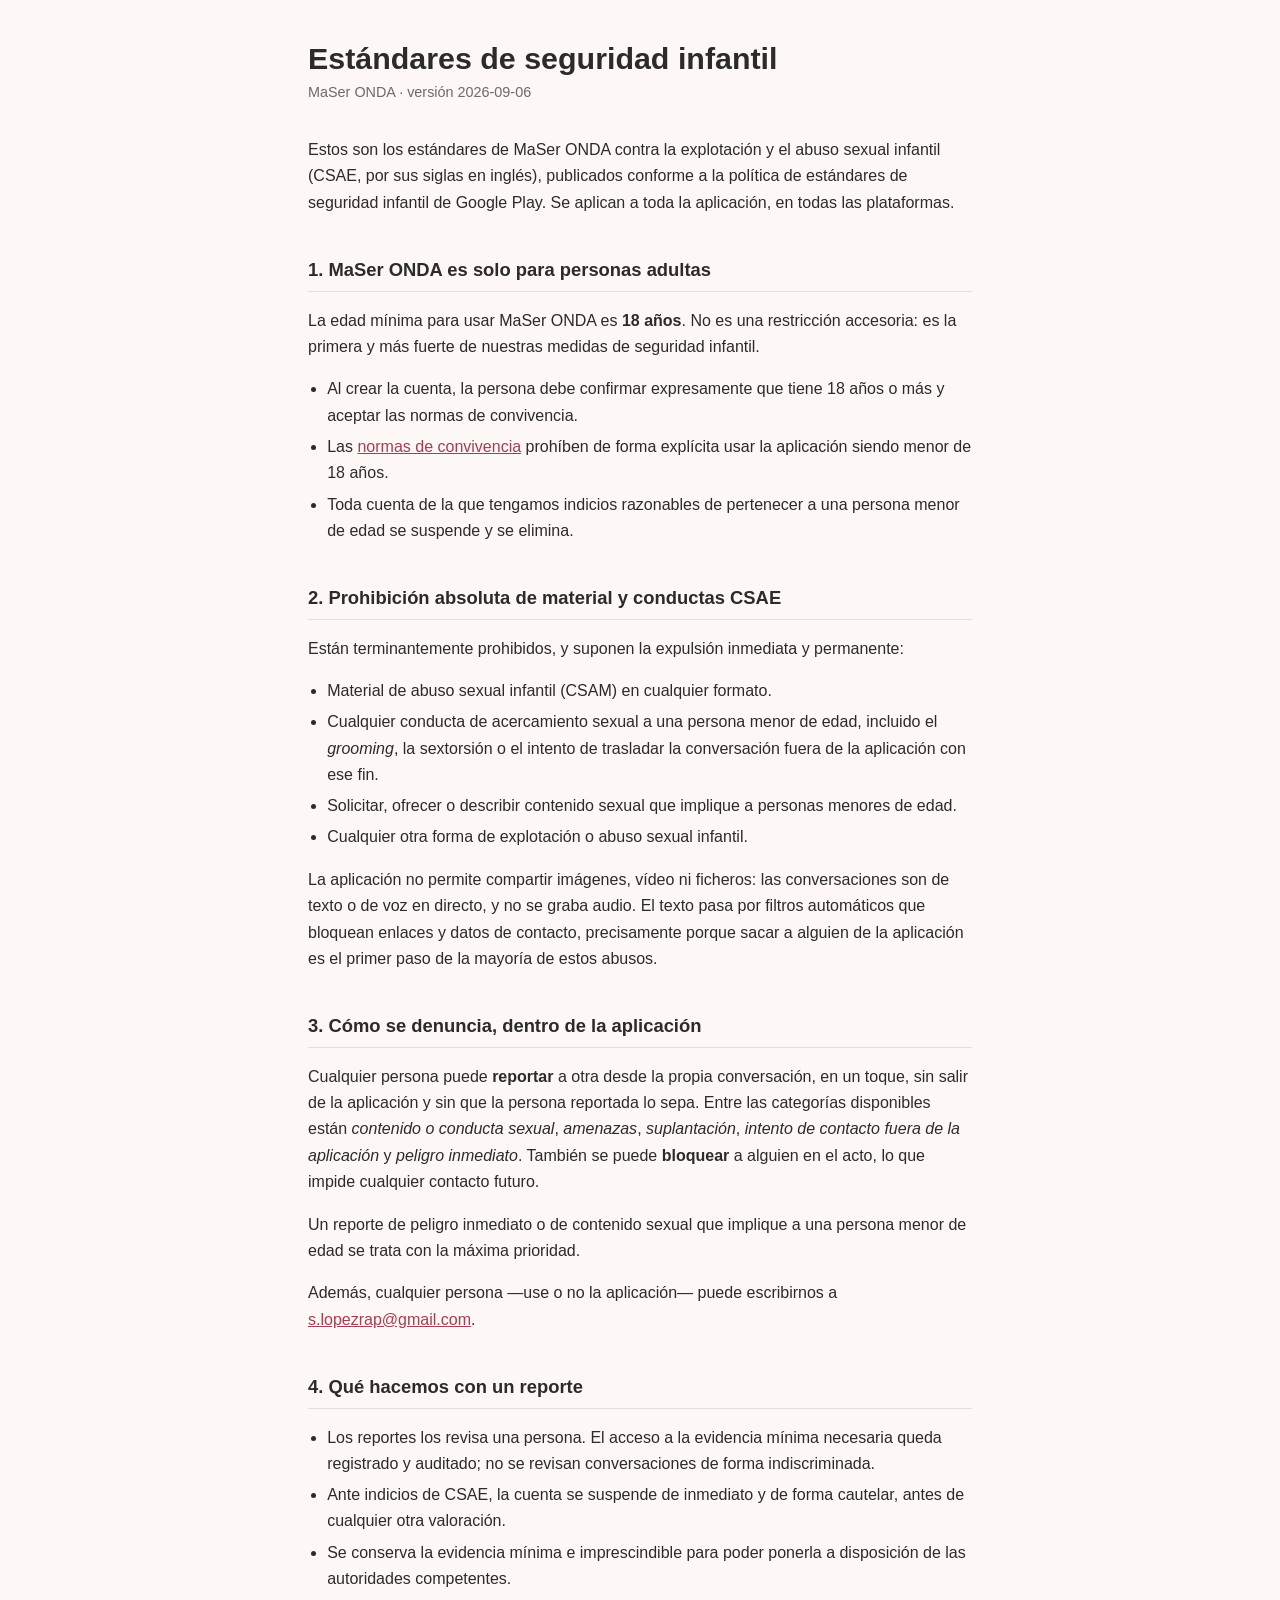
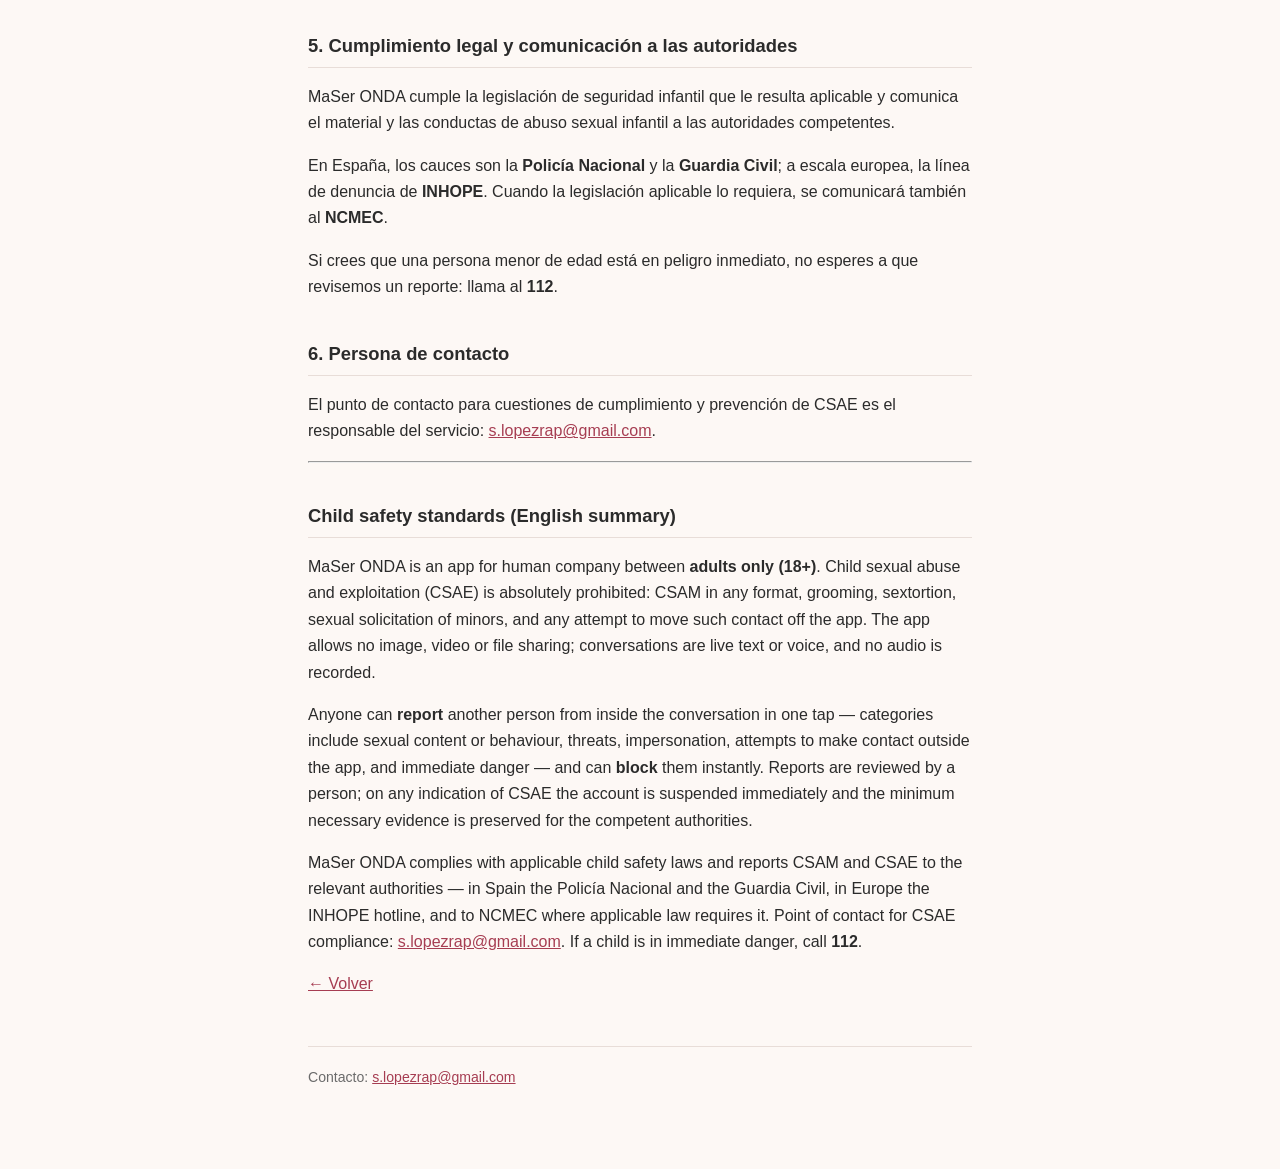
<file: seguridad-infantil.html>
<!doctype html>
<html lang="es"><head><meta charset="utf-8">
<meta name="viewport" content="width=device-width,initial-scale=1">
<title>Estándares de seguridad infantil — MaSer ONDA</title><link rel="stylesheet" href="_estilo.css"></head>
<body><main>
<h1>Estándares de seguridad infantil</h1>
<p class="meta">MaSer ONDA · versión 2026-09-06</p>

<p>Estos son los estándares de MaSer ONDA contra la explotación y el abuso sexual infantil
(CSAE, por sus siglas en inglés), publicados conforme a la política de estándares de seguridad
infantil de Google Play. Se aplican a toda la aplicación, en todas las plataformas.</p>

<h2>1. MaSer ONDA es solo para personas adultas</h2>
<p>La edad mínima para usar MaSer ONDA es <strong>18 años</strong>. No es una restricción
accesoria: es la primera y más fuerte de nuestras medidas de seguridad infantil.</p>
<ul>
<li>Al crear la cuenta, la persona debe confirmar expresamente que tiene 18 años o más y aceptar
las normas de convivencia.</li>
<li>Las <a href="normas.html">normas de convivencia</a> prohíben de forma explícita usar la
aplicación siendo menor de 18 años.</li>
<li>Toda cuenta de la que tengamos indicios razonables de pertenecer a una persona menor de edad
se suspende y se elimina.</li>
</ul>

<h2>2. Prohibición absoluta de material y conductas CSAE</h2>
<p>Están terminantemente prohibidos, y suponen la expulsión inmediata y permanente:</p>
<ul>
<li>Material de abuso sexual infantil (CSAM) en cualquier formato.</li>
<li>Cualquier conducta de acercamiento sexual a una persona menor de edad, incluido el
<em>grooming</em>, la sextorsión o el intento de trasladar la conversación fuera de la aplicación
con ese fin.</li>
<li>Solicitar, ofrecer o describir contenido sexual que implique a personas menores de edad.</li>
<li>Cualquier otra forma de explotación o abuso sexual infantil.</li>
</ul>
<p>La aplicación no permite compartir imágenes, vídeo ni ficheros: las conversaciones son de texto
o de voz en directo, y no se graba audio. El texto pasa por filtros automáticos que bloquean
enlaces y datos de contacto, precisamente porque sacar a alguien de la aplicación es el primer
paso de la mayoría de estos abusos.</p>

<h2>3. Cómo se denuncia, dentro de la aplicación</h2>
<p>Cualquier persona puede <strong>reportar</strong> a otra desde la propia conversación, en un
toque, sin salir de la aplicación y sin que la persona reportada lo sepa. Entre las categorías
disponibles están <em>contenido o conducta sexual</em>, <em>amenazas</em>, <em>suplantación</em>,
<em>intento de contacto fuera de la aplicación</em> y <em>peligro inmediato</em>. También se puede
<strong>bloquear</strong> a alguien en el acto, lo que impide cualquier contacto futuro.</p>
<p>Un reporte de peligro inmediato o de contenido sexual que implique a una persona menor de edad
se trata con la máxima prioridad.</p>
<p>Además, cualquier persona —use o no la aplicación— puede escribirnos a
<a href="mailto:s.lopezrap@gmail.com">s.lopezrap@gmail.com</a>.</p>

<h2>4. Qué hacemos con un reporte</h2>
<ul>
<li>Los reportes los revisa una persona. El acceso a la evidencia mínima necesaria queda
registrado y auditado; no se revisan conversaciones de forma indiscriminada.</li>
<li>Ante indicios de CSAE, la cuenta se suspende de inmediato y de forma cautelar, antes de
cualquier otra valoración.</li>
<li>Se conserva la evidencia mínima e imprescindible para poder ponerla a disposición de las
autoridades competentes.</li>
</ul>

<h2>5. Cumplimiento legal y comunicación a las autoridades</h2>
<p>MaSer ONDA cumple la legislación de seguridad infantil que le resulta aplicable y comunica el
material y las conductas de abuso sexual infantil a las autoridades competentes.</p>
<p>En España, los cauces son la <strong>Policía Nacional</strong> y la <strong>Guardia
Civil</strong>; a escala europea, la línea de denuncia de <strong>INHOPE</strong>. Cuando la
legislación aplicable lo requiera, se comunicará también al <strong>NCMEC</strong>.</p>
<p>Si crees que una persona menor de edad está en peligro inmediato, no esperes a que revisemos un
reporte: llama al <strong>112</strong>.</p>

<h2>6. Persona de contacto</h2>
<p>El punto de contacto para cuestiones de cumplimiento y prevención de CSAE es el responsable del
servicio: <a href="mailto:s.lopezrap@gmail.com">s.lopezrap@gmail.com</a>.</p>

<hr>

<h2 lang="en">Child safety standards (English summary)</h2>
<p lang="en">MaSer ONDA is an app for human company between <strong>adults only (18+)</strong>.
Child sexual abuse and exploitation (CSAE) is absolutely prohibited: CSAM in any format, grooming,
sextortion, sexual solicitation of minors, and any attempt to move such contact off the app. The
app allows no image, video or file sharing; conversations are live text or voice, and no audio is
recorded.</p>
<p lang="en">Anyone can <strong>report</strong> another person from inside the conversation in one
tap — categories include sexual content or behaviour, threats, impersonation, attempts to make
contact outside the app, and immediate danger — and can <strong>block</strong> them instantly.
Reports are reviewed by a person; on any indication of CSAE the account is suspended immediately
and the minimum necessary evidence is preserved for the competent authorities.</p>
<p lang="en">MaSer ONDA complies with applicable child safety laws and reports CSAM and CSAE to the
relevant authorities — in Spain the Policía Nacional and the Guardia Civil, in Europe the INHOPE
hotline, and to NCMEC where applicable law requires it. Point of contact for CSAE compliance:
<a href="mailto:s.lopezrap@gmail.com">s.lopezrap@gmail.com</a>. If a child is in immediate danger,
call <strong>112</strong>.</p>

<p><a href="index.html">← Volver</a></p>
<footer>Contacto: <a href="mailto:s.lopezrap@gmail.com">s.lopezrap@gmail.com</a></footer>
</main></body></html>
</file>
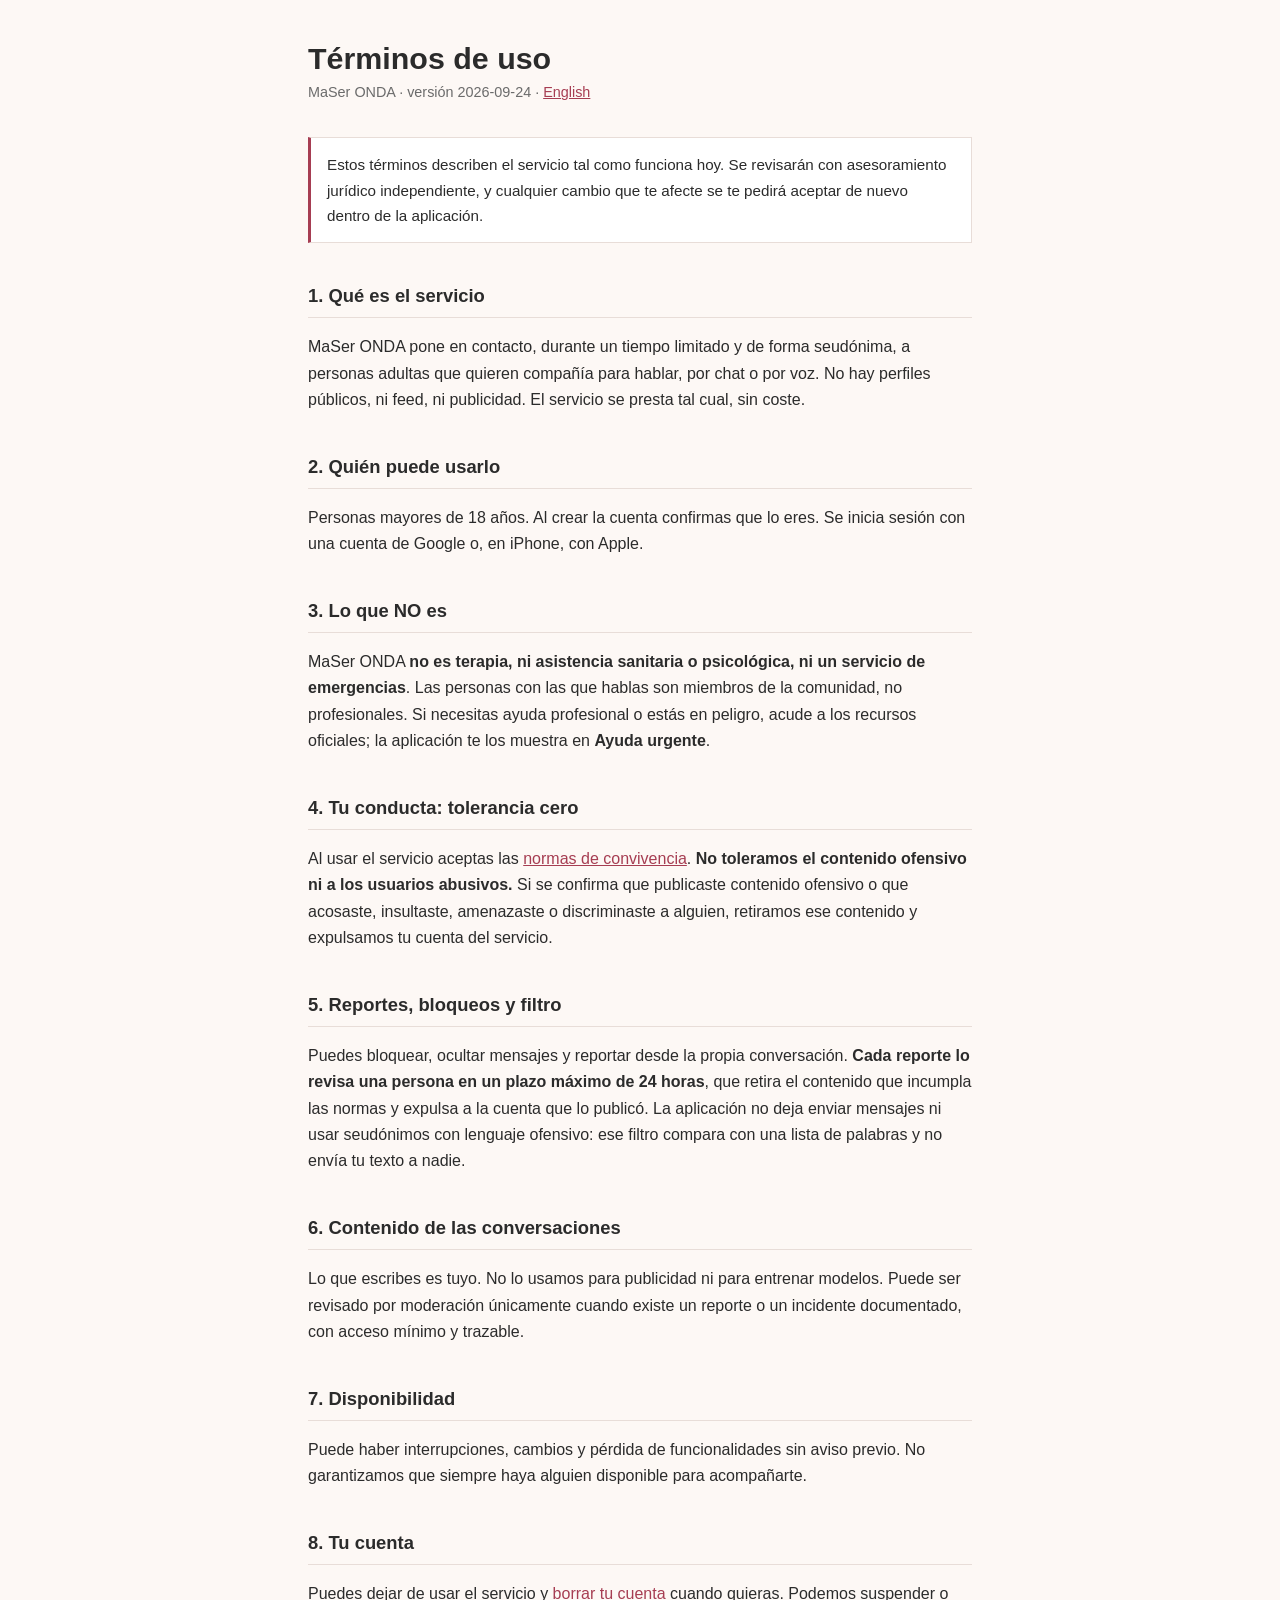
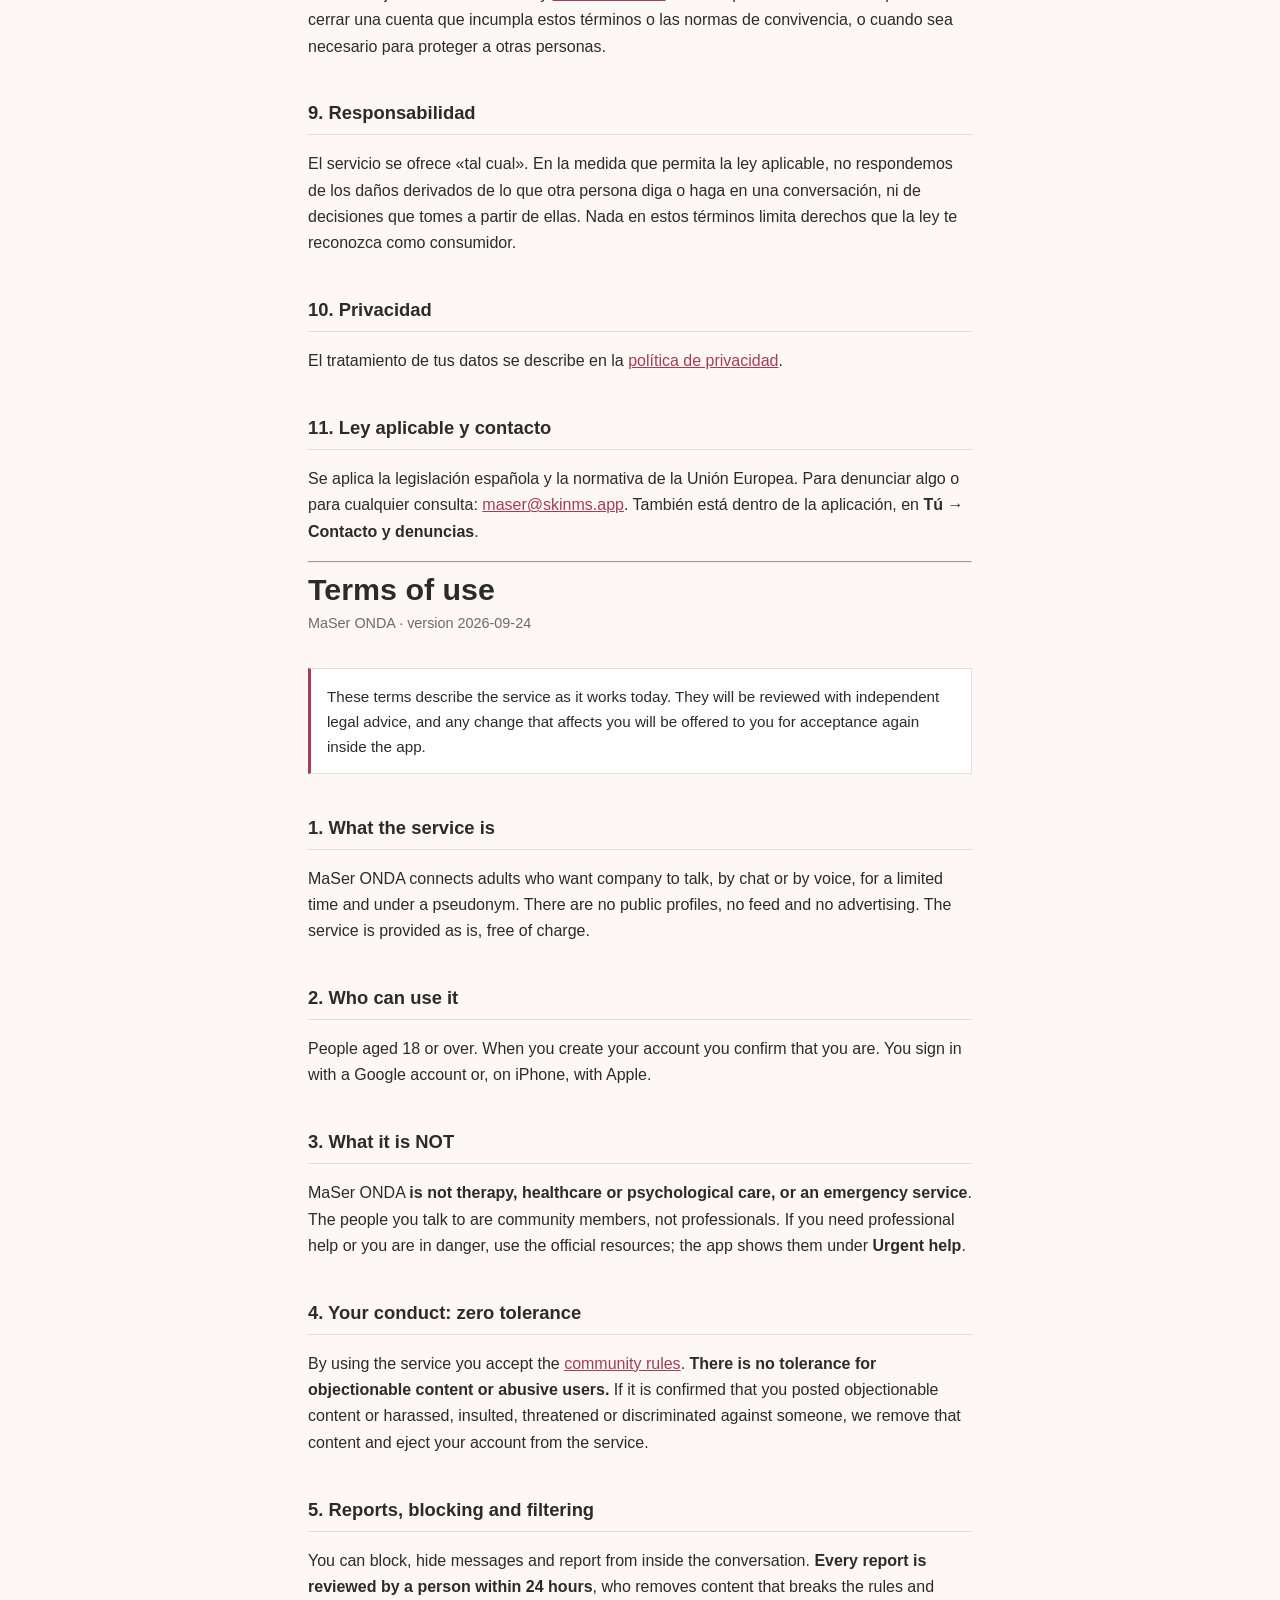
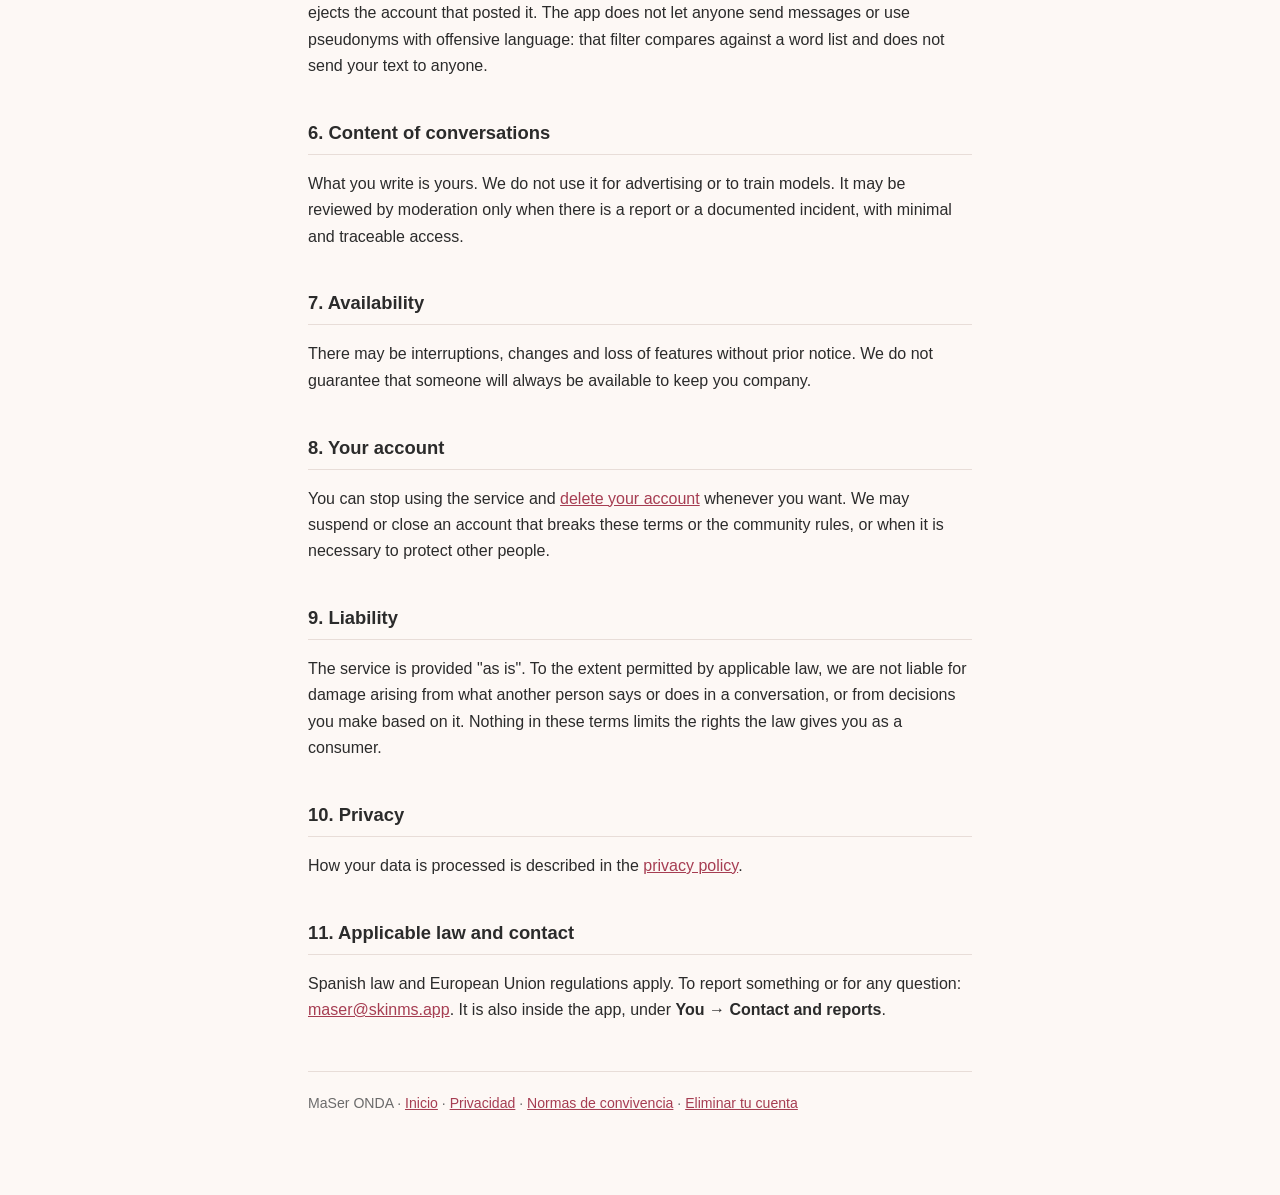
<file: terminos.html>
<!doctype html>
<html lang="es"><head><meta charset="utf-8">
<meta name="viewport" content="width=device-width,initial-scale=1">
<title>Términos de uso — MaSer ONDA</title><link rel="stylesheet" href="_estilo.css"></head>
<body><main>
<h1>Términos de uso</h1>
<p class="meta">MaSer ONDA · versión 2026-09-24 · <a href="#en">English</a></p>

<div class="aviso">
Estos términos describen el servicio tal como funciona hoy. Se revisarán con asesoramiento jurídico
independiente, y cualquier cambio que te afecte se te pedirá aceptar de nuevo dentro de la
aplicación.
</div>

<h2>1. Qué es el servicio</h2>
<p>MaSer ONDA pone en contacto, durante un tiempo limitado y de forma seudónima, a personas adultas
que quieren compañía para hablar, por chat o por voz. No hay perfiles públicos, ni feed, ni
publicidad. El servicio se presta tal cual, sin coste.</p>

<h2>2. Quién puede usarlo</h2>
<p>Personas mayores de 18 años. Al crear la cuenta confirmas que lo eres. Se inicia sesión con una
cuenta de Google o, en iPhone, con Apple.</p>

<h2>3. Lo que NO es</h2>
<p>MaSer ONDA <strong>no es terapia, ni asistencia sanitaria o psicológica, ni un servicio de
emergencias</strong>. Las personas con las que hablas son miembros de la comunidad, no
profesionales. Si necesitas ayuda profesional o estás en peligro, acude a los recursos oficiales;
la aplicación te los muestra en <strong>Ayuda urgente</strong>.</p>

<h2>4. Tu conducta: tolerancia cero</h2>
<p>Al usar el servicio aceptas las <a href="normas.html">normas de convivencia</a>.
<strong>No toleramos el contenido ofensivo ni a los usuarios abusivos.</strong> Si se confirma que
publicaste contenido ofensivo o que acosaste, insultaste, amenazaste o discriminaste a alguien,
retiramos ese contenido y expulsamos tu cuenta del servicio.</p>

<h2>5. Reportes, bloqueos y filtro</h2>
<p>Puedes bloquear, ocultar mensajes y reportar desde la propia conversación. <strong>Cada reporte lo
revisa una persona en un plazo máximo de 24 horas</strong>, que retira el contenido que incumpla las
normas y expulsa a la cuenta que lo publicó. La aplicación no deja enviar mensajes ni usar
seudónimos con lenguaje ofensivo: ese filtro compara con una lista de palabras y no envía tu texto a
nadie.</p>

<h2>6. Contenido de las conversaciones</h2>
<p>Lo que escribes es tuyo. No lo usamos para publicidad ni para entrenar modelos. Puede ser revisado
por moderación únicamente cuando existe un reporte o un incidente documentado, con acceso mínimo y
trazable.</p>

<h2>7. Disponibilidad</h2>
<p>Puede haber interrupciones, cambios y pérdida de funcionalidades sin aviso previo. No
garantizamos que siempre haya alguien disponible para acompañarte.</p>

<h2>8. Tu cuenta</h2>
<p>Puedes dejar de usar el servicio y <a href="eliminar-cuenta.html">borrar tu cuenta</a> cuando
quieras. Podemos suspender o cerrar una cuenta que incumpla estos términos o las normas de
convivencia, o cuando sea necesario para proteger a otras personas.</p>

<h2>9. Responsabilidad</h2>
<p>El servicio se ofrece «tal cual». En la medida que permita la ley aplicable, no respondemos de los
daños derivados de lo que otra persona diga o haga en una conversación, ni de decisiones que tomes a
partir de ellas. Nada en estos términos limita derechos que la ley te reconozca como consumidor.</p>

<h2>10. Privacidad</h2>
<p>El tratamiento de tus datos se describe en la <a href="privacidad.html">política de
privacidad</a>.</p>

<h2>11. Ley aplicable y contacto</h2>
<p>Se aplica la legislación española y la normativa de la Unión Europea. Para denunciar algo o para
cualquier consulta: <a href="mailto:maser@skinms.app">maser@skinms.app</a>. También está dentro de
la aplicación, en <strong>Tú → Contacto y denuncias</strong>.</p>

<hr>

<section id="en" lang="en">
<h1>Terms of use</h1>
<p class="meta">MaSer ONDA · version 2026-09-24</p>

<div class="aviso">
These terms describe the service as it works today. They will be reviewed with independent legal
advice, and any change that affects you will be offered to you for acceptance again inside the app.
</div>

<h2>1. What the service is</h2>
<p>MaSer ONDA connects adults who want company to talk, by chat or by voice, for a limited time and
under a pseudonym. There are no public profiles, no feed and no advertising. The service is provided
as is, free of charge.</p>

<h2>2. Who can use it</h2>
<p>People aged 18 or over. When you create your account you confirm that you are. You sign in with a
Google account or, on iPhone, with Apple.</p>

<h2>3. What it is NOT</h2>
<p>MaSer ONDA <strong>is not therapy, healthcare or psychological care, or an emergency
service</strong>. The people you talk to are community members, not professionals. If you need
professional help or you are in danger, use the official resources; the app shows them under
<strong>Urgent help</strong>.</p>

<h2>4. Your conduct: zero tolerance</h2>
<p>By using the service you accept the <a href="normas.html#en">community rules</a>.
<strong>There is no tolerance for objectionable content or abusive users.</strong> If it is
confirmed that you posted objectionable content or harassed, insulted, threatened or discriminated
against someone, we remove that content and eject your account from the service.</p>

<h2>5. Reports, blocking and filtering</h2>
<p>You can block, hide messages and report from inside the conversation. <strong>Every report is
reviewed by a person within 24 hours</strong>, who removes content that breaks the rules and ejects
the account that posted it. The app does not let anyone send messages or use pseudonyms with
offensive language: that filter compares against a word list and does not send your text to
anyone.</p>

<h2>6. Content of conversations</h2>
<p>What you write is yours. We do not use it for advertising or to train models. It may be reviewed
by moderation only when there is a report or a documented incident, with minimal and traceable
access.</p>

<h2>7. Availability</h2>
<p>There may be interruptions, changes and loss of features without prior notice. We do not
guarantee that someone will always be available to keep you company.</p>

<h2>8. Your account</h2>
<p>You can stop using the service and <a href="eliminar-cuenta.html">delete your account</a> whenever
you want. We may suspend or close an account that breaks these terms or the community rules, or when
it is necessary to protect other people.</p>

<h2>9. Liability</h2>
<p>The service is provided "as is". To the extent permitted by applicable law, we are not liable for
damage arising from what another person says or does in a conversation, or from decisions you make
based on it. Nothing in these terms limits the rights the law gives you as a consumer.</p>

<h2>10. Privacy</h2>
<p>How your data is processed is described in the <a href="privacidad.html">privacy policy</a>.</p>

<h2>11. Applicable law and contact</h2>
<p>Spanish law and European Union regulations apply. To report something or for any question:
<a href="mailto:maser@skinms.app">maser@skinms.app</a>. It is also inside the app, under
<strong>You → Contact and reports</strong>.</p>
</section>

<footer>MaSer ONDA · <a href="index.html">Inicio</a> ·
<a href="privacidad.html">Privacidad</a> · <a href="normas.html">Normas de convivencia</a> ·
<a href="eliminar-cuenta.html">Eliminar tu cuenta</a></footer>
</main></body></html>
</file>
<file: _estilo.css>
:root{--tinta:#2b2b2b;--suave:#6b6b6b;--fondo:#fdf8f5;--acento:#a63d52;--borde:#e8ddd8}
*{box-sizing:border-box}
body{margin:0;background:var(--fondo);color:var(--tinta);
  font:16px/1.65 -apple-system,BlinkMacSystemFont,"Segoe UI",Roboto,sans-serif}
main{max-width:44rem;margin:0 auto;padding:2.5rem 1.25rem 5rem}
h1{font-size:1.9rem;line-height:1.2;margin:0 0 .3rem}
h2{font-size:1.15rem;margin:2.4rem 0 .6rem;border-bottom:1px solid var(--borde);padding-bottom:.35rem}
h3{font-size:1rem;margin:1.5rem 0 .4rem}
.meta{color:var(--suave);font-size:.9rem;margin:0 0 2rem}
a{color:var(--acento)}
table{border-collapse:collapse;width:100%;margin:.8rem 0;font-size:.93rem}
th,td{border:1px solid var(--borde);padding:.5rem .6rem;text-align:left;vertical-align:top}
th{background:#f6ece8;font-weight:600}
.aviso{background:#fff;border:1px solid var(--borde);border-left:3px solid var(--acento);
  padding:.9rem 1rem;margin:1.5rem 0;font-size:.95rem}
footer{margin-top:3rem;padding-top:1.2rem;border-top:1px solid var(--borde);
  color:var(--suave);font-size:.88rem}
ul{padding-left:1.2rem}li{margin:.3rem 0}
</file>
